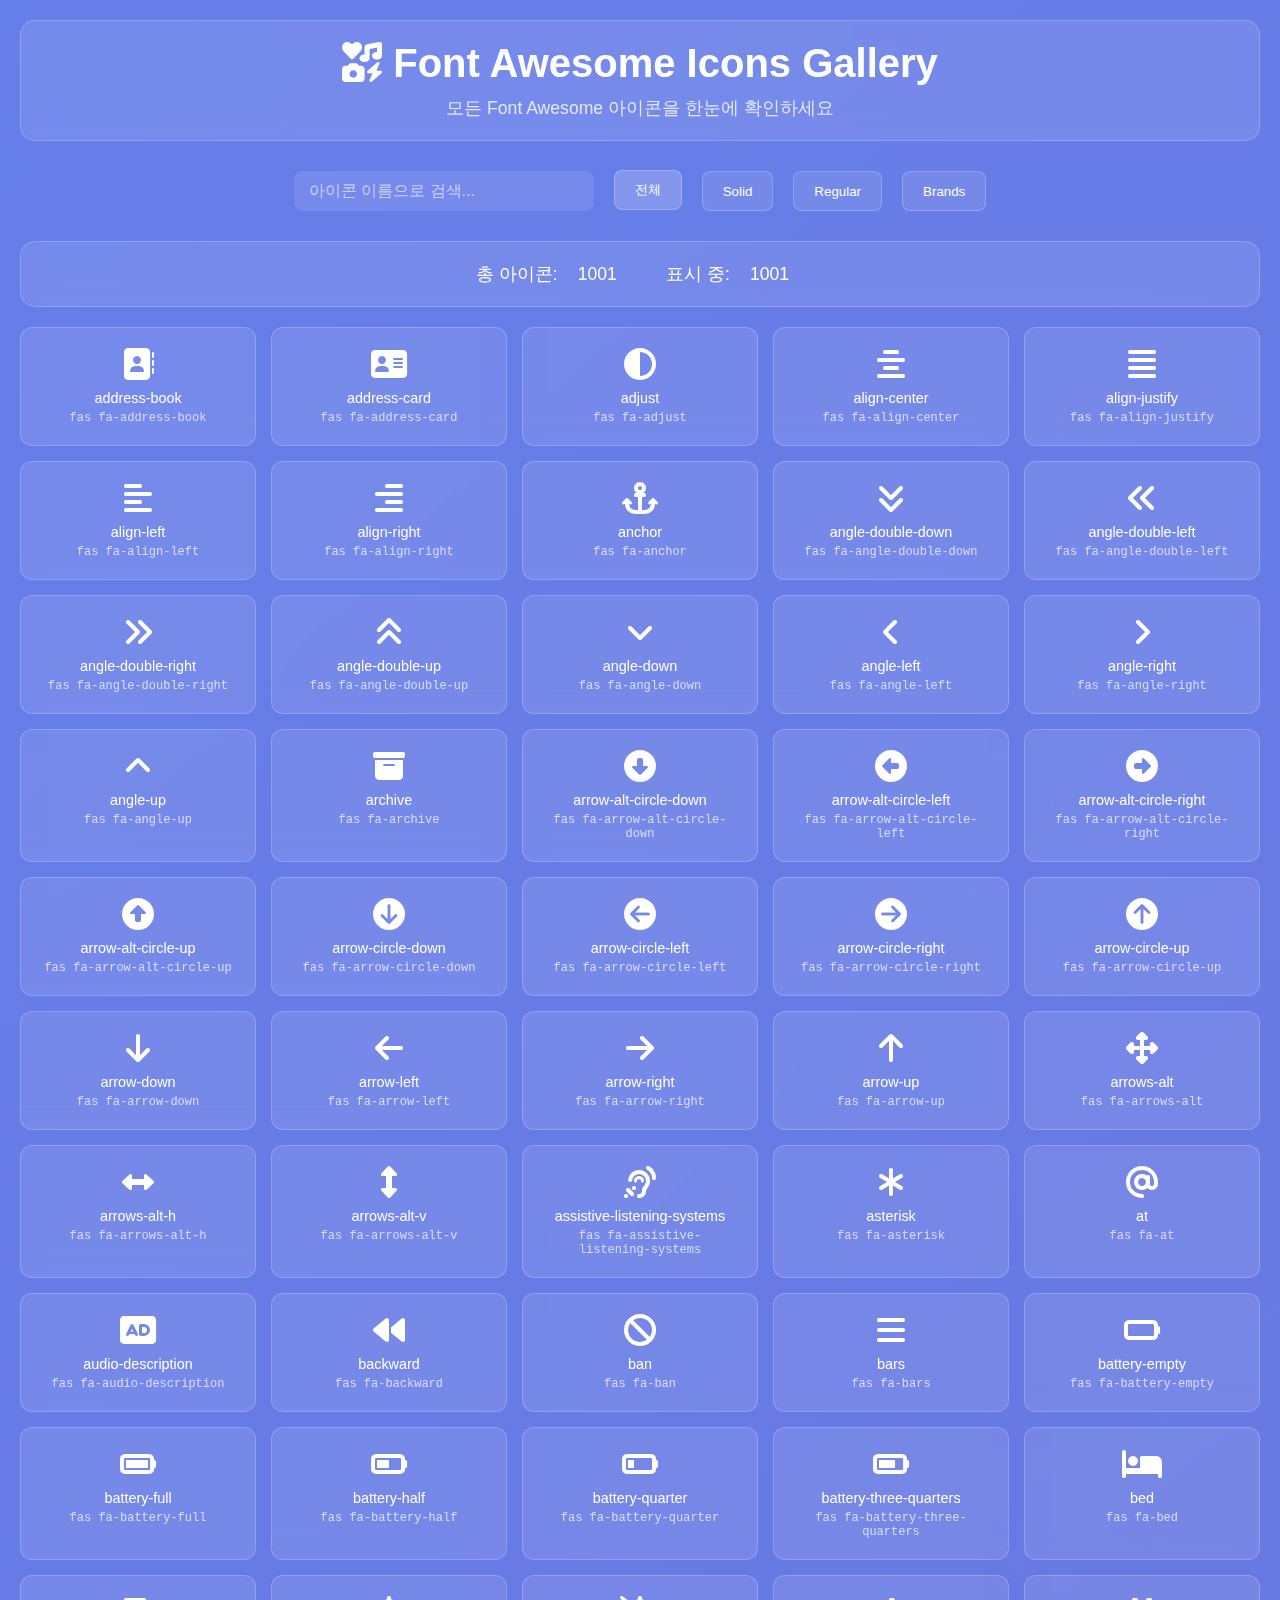
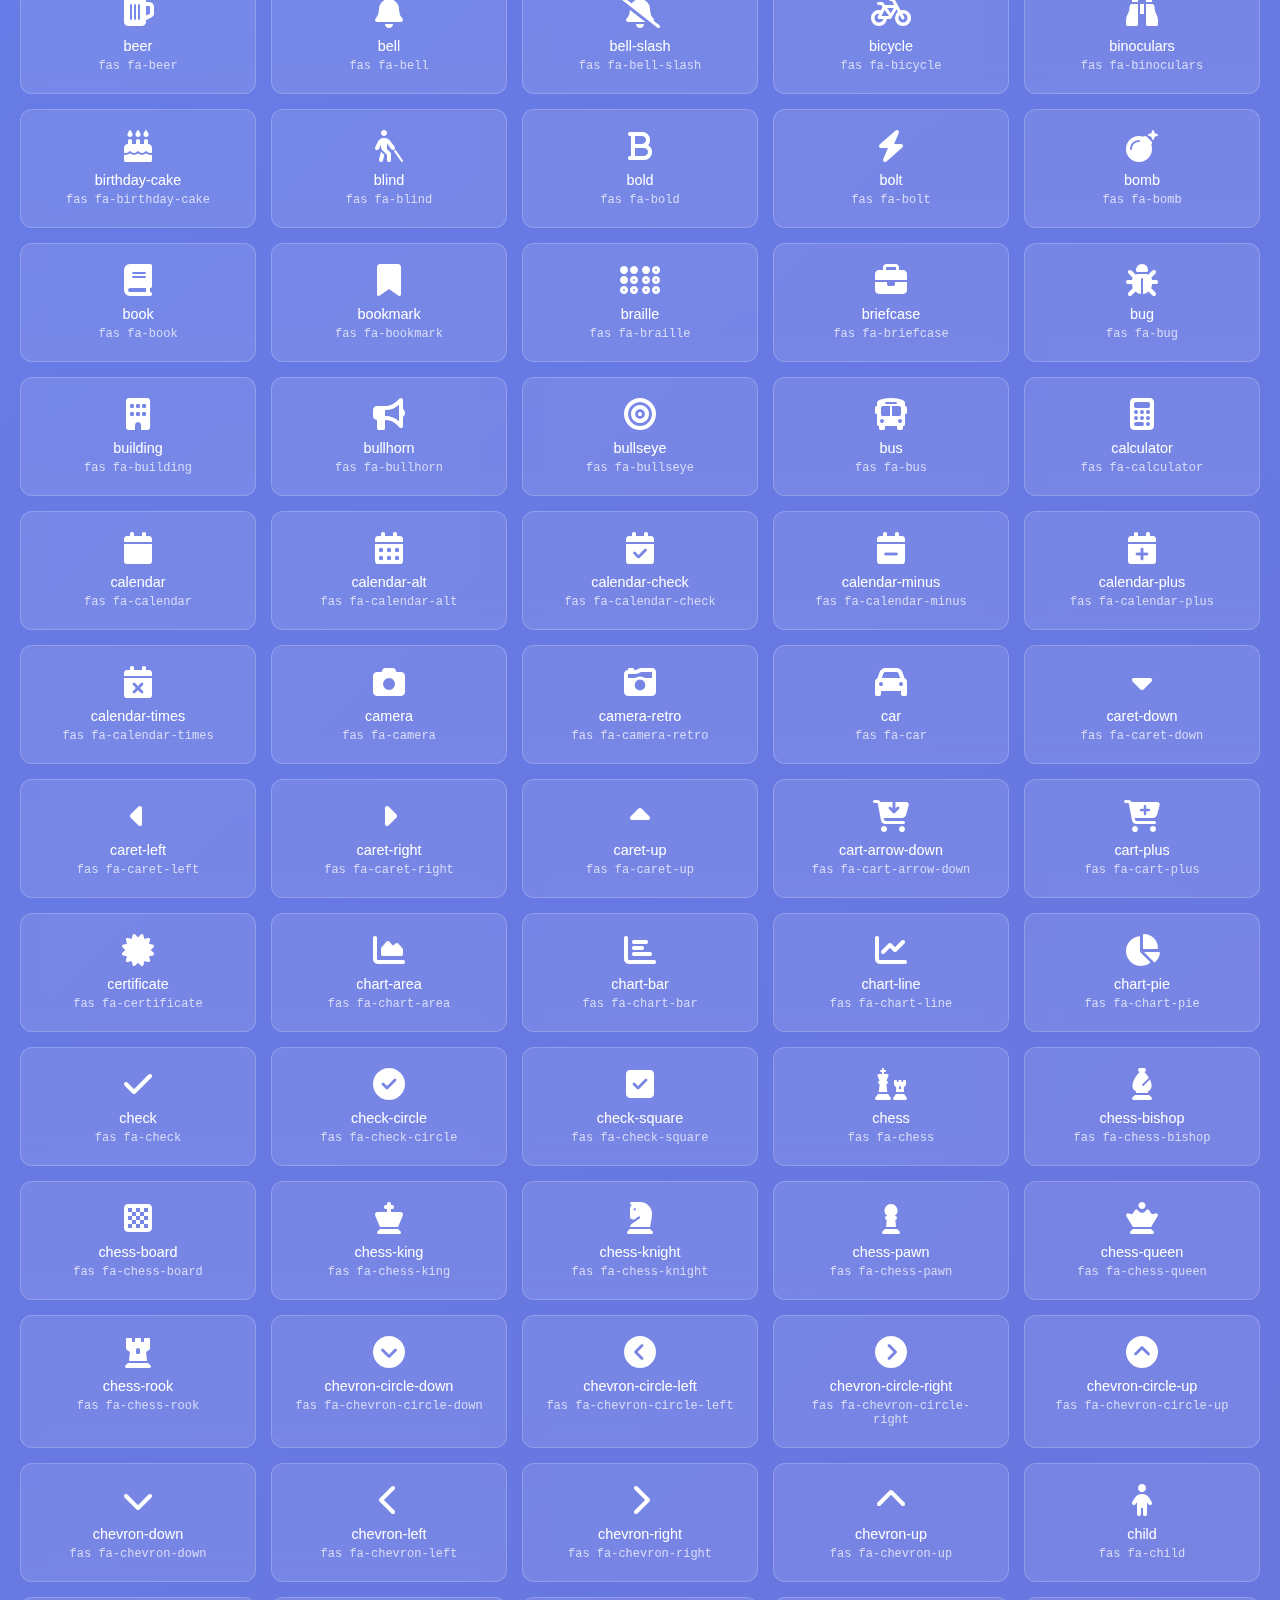
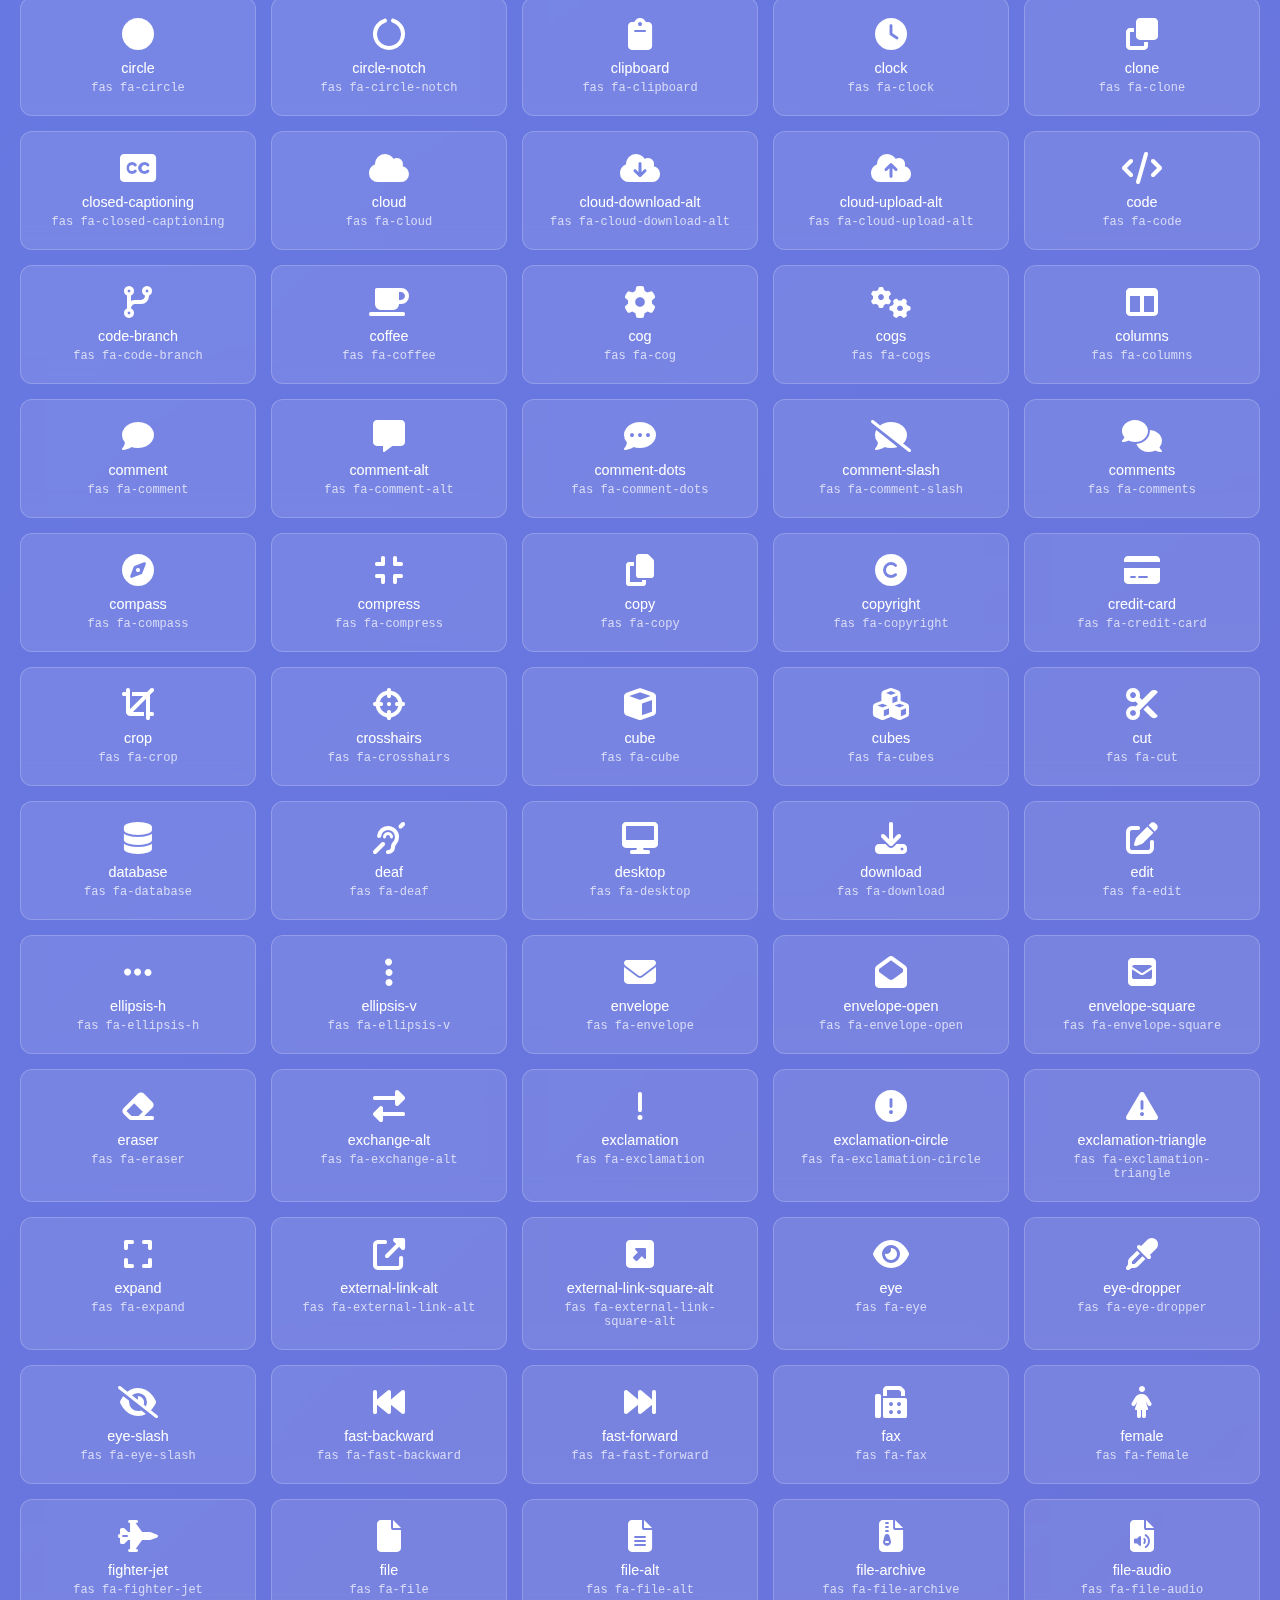
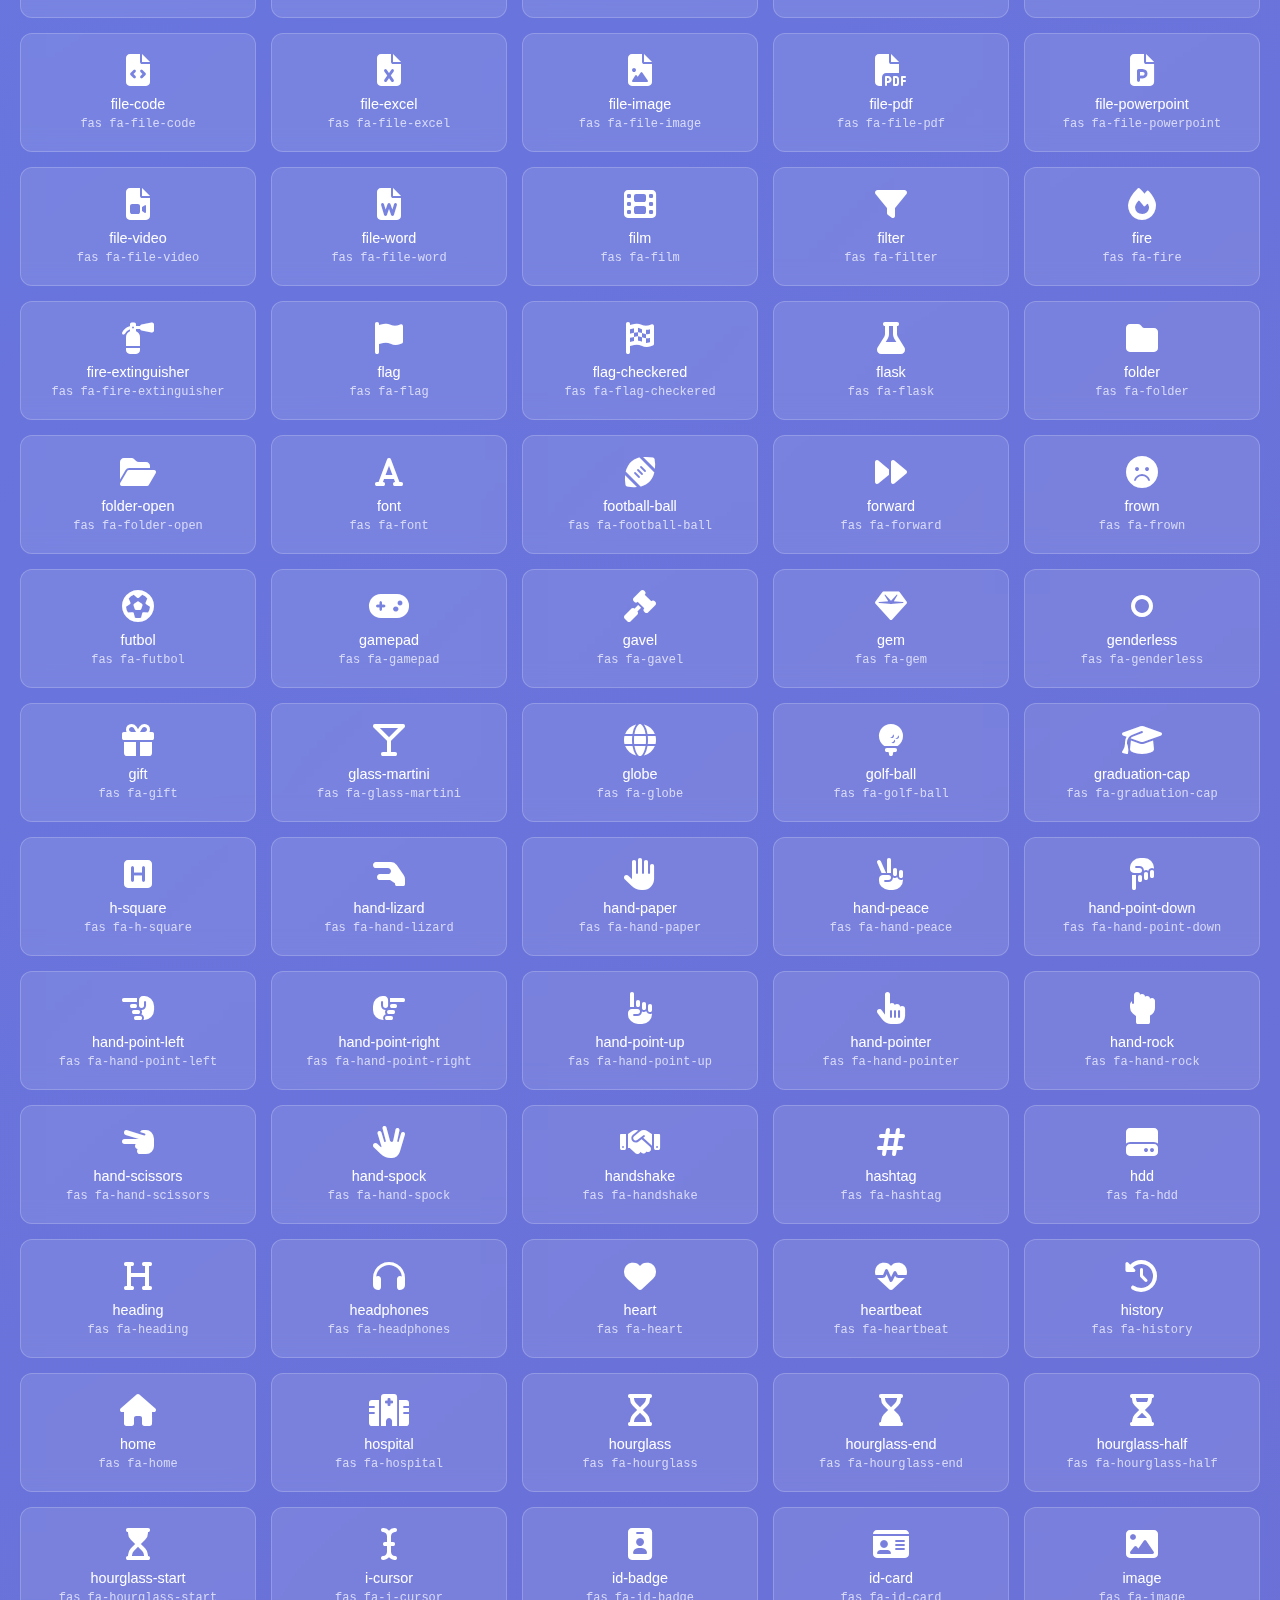
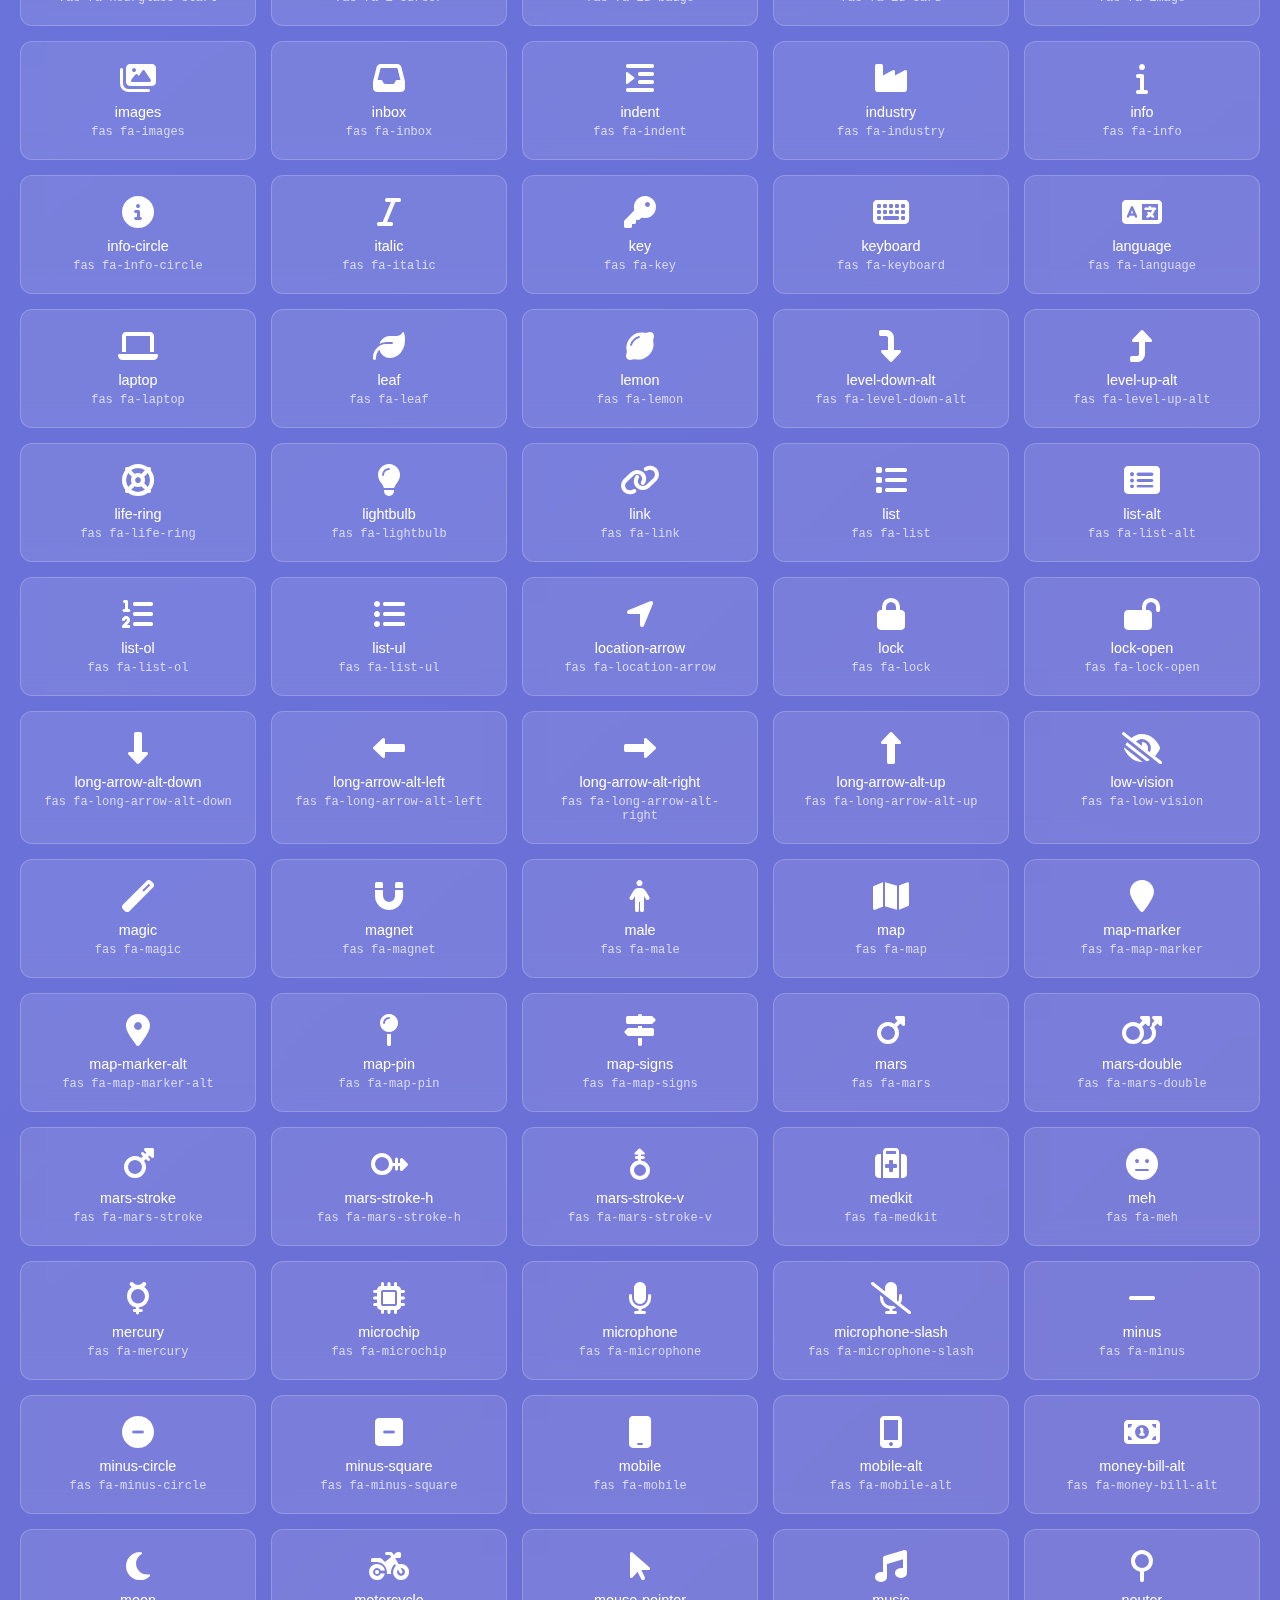
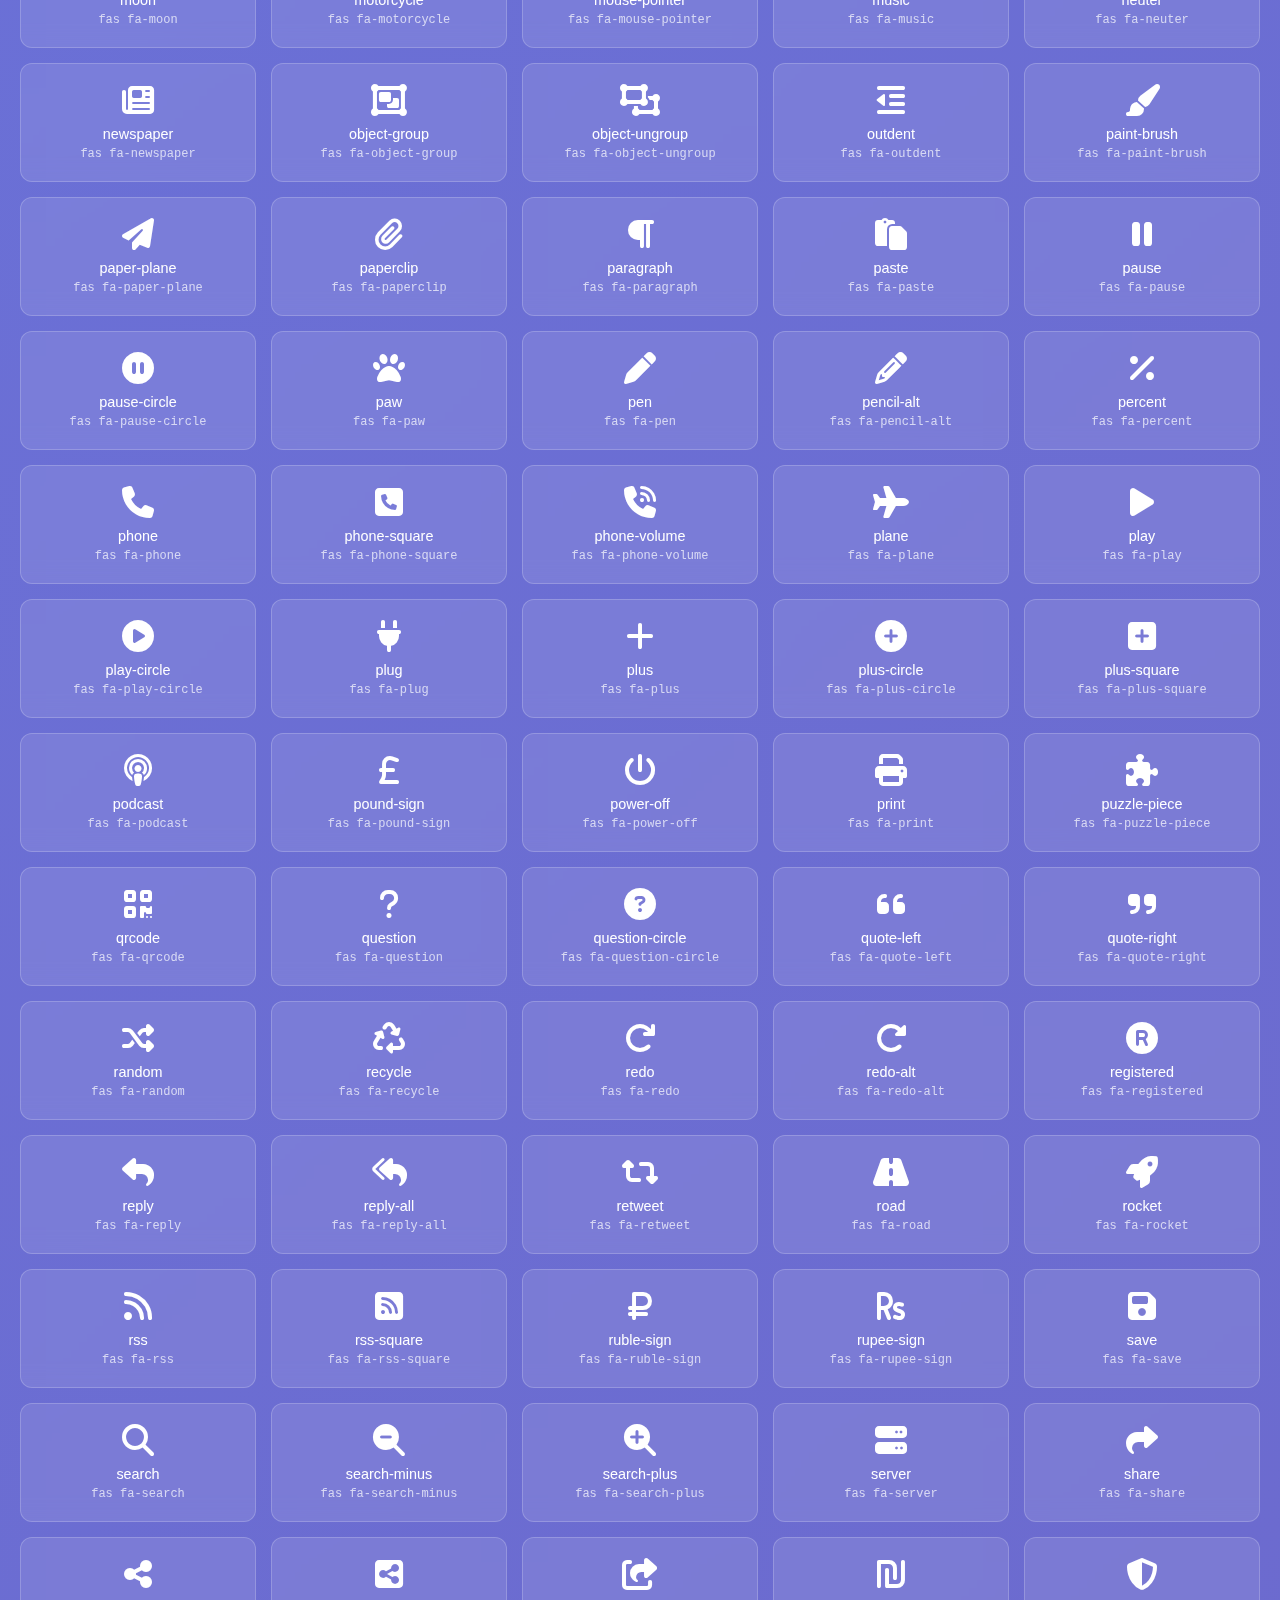
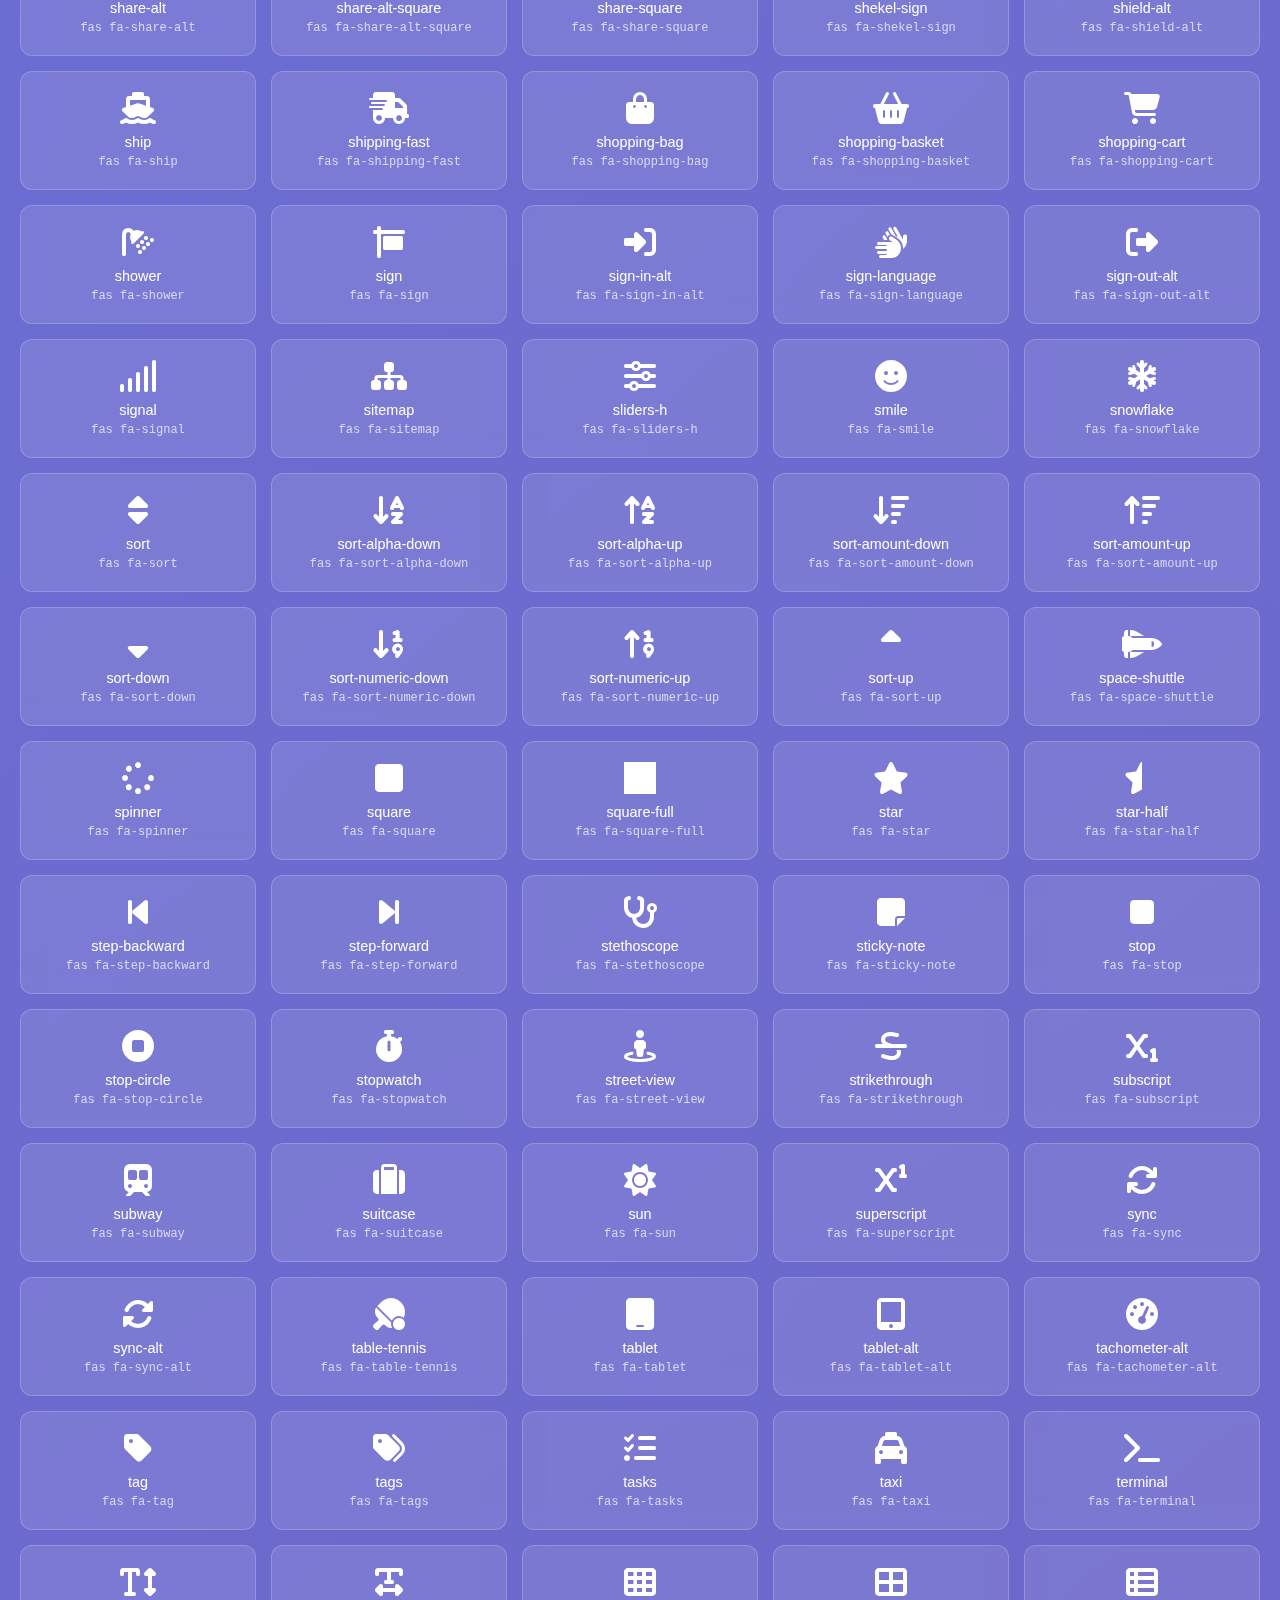
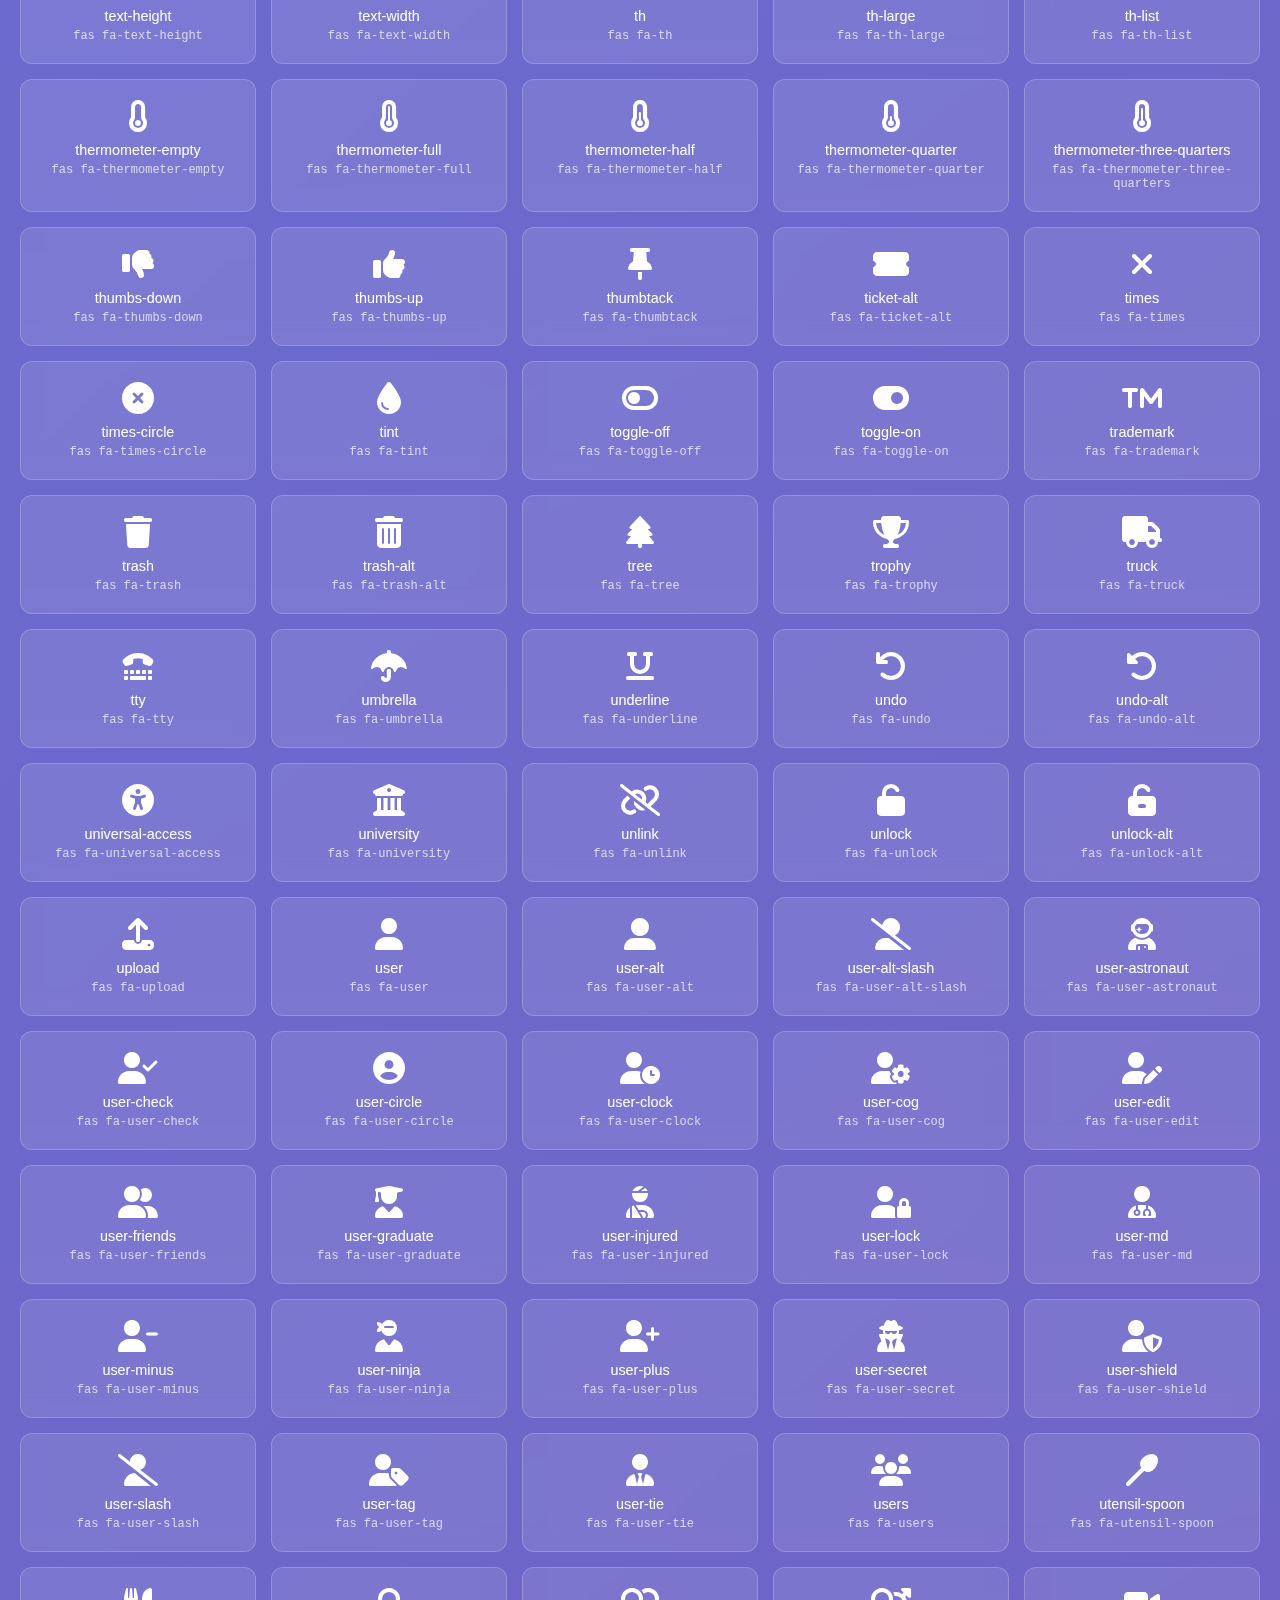
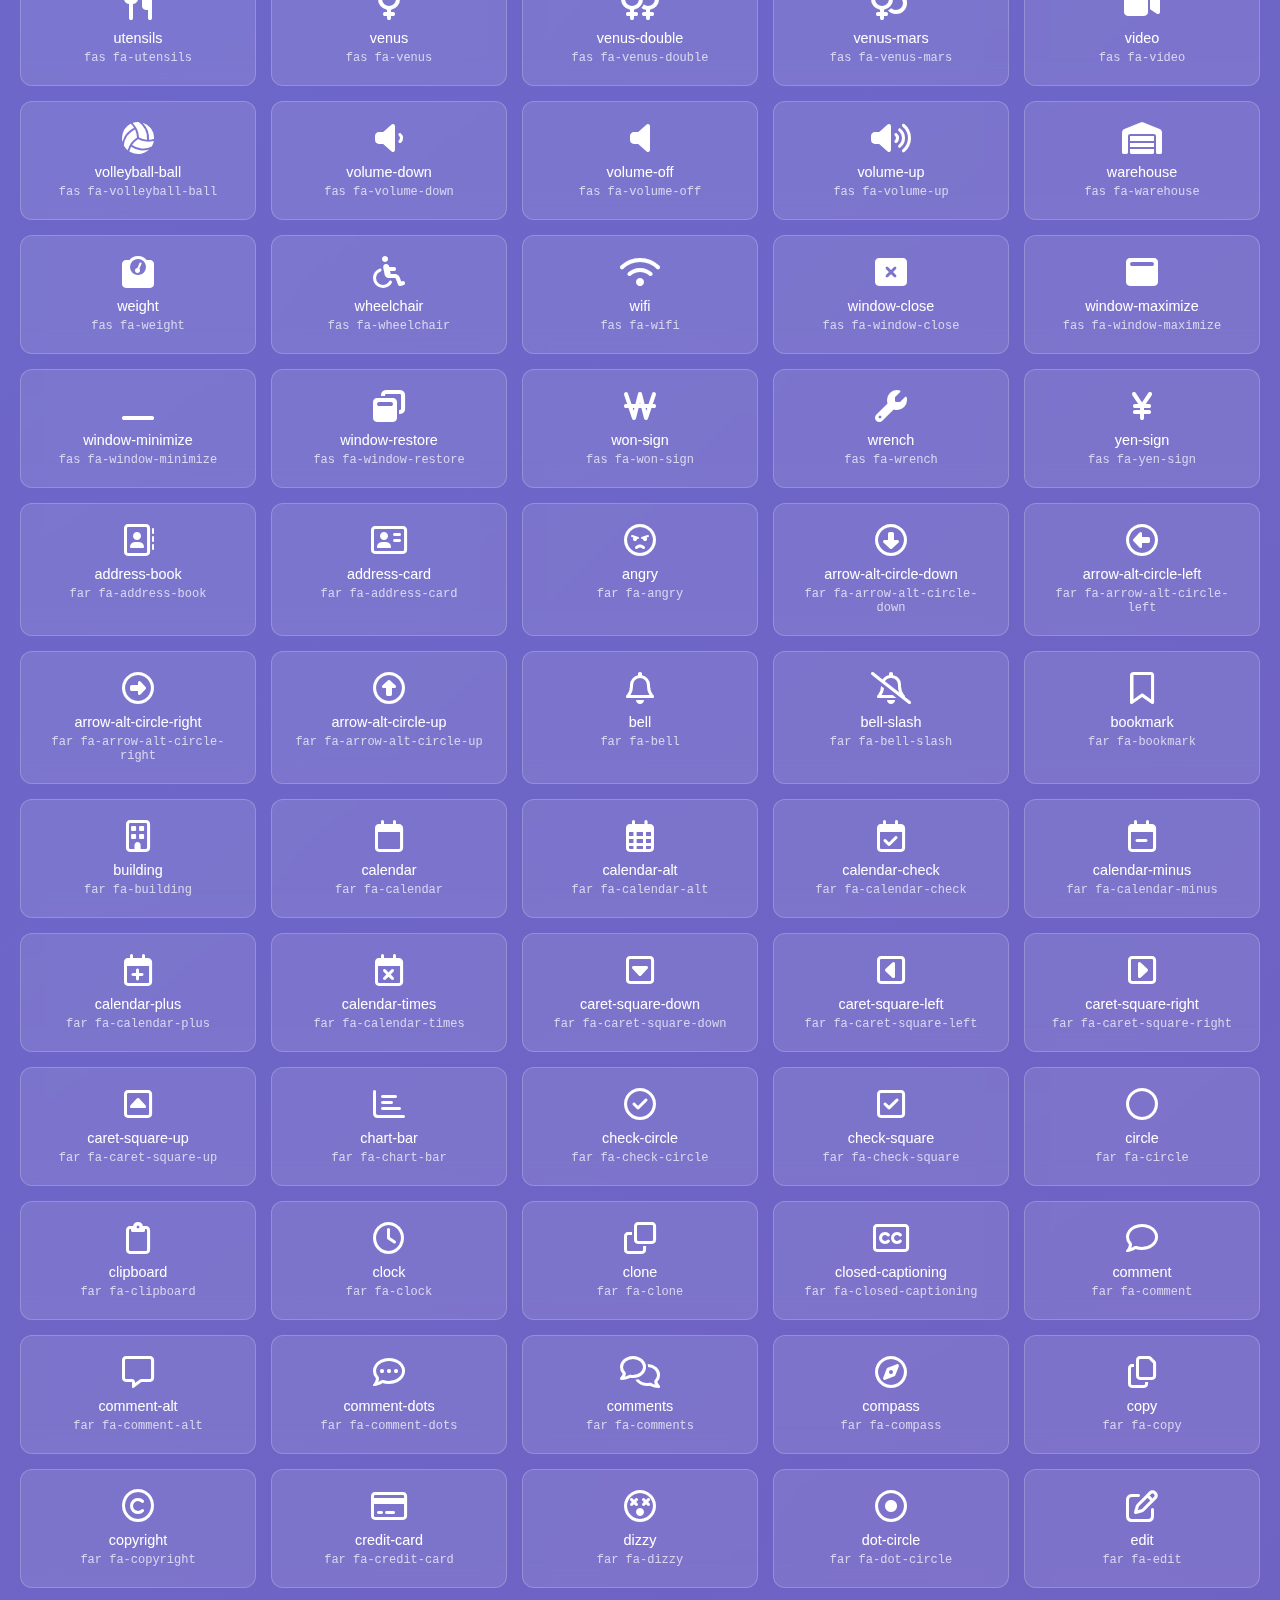
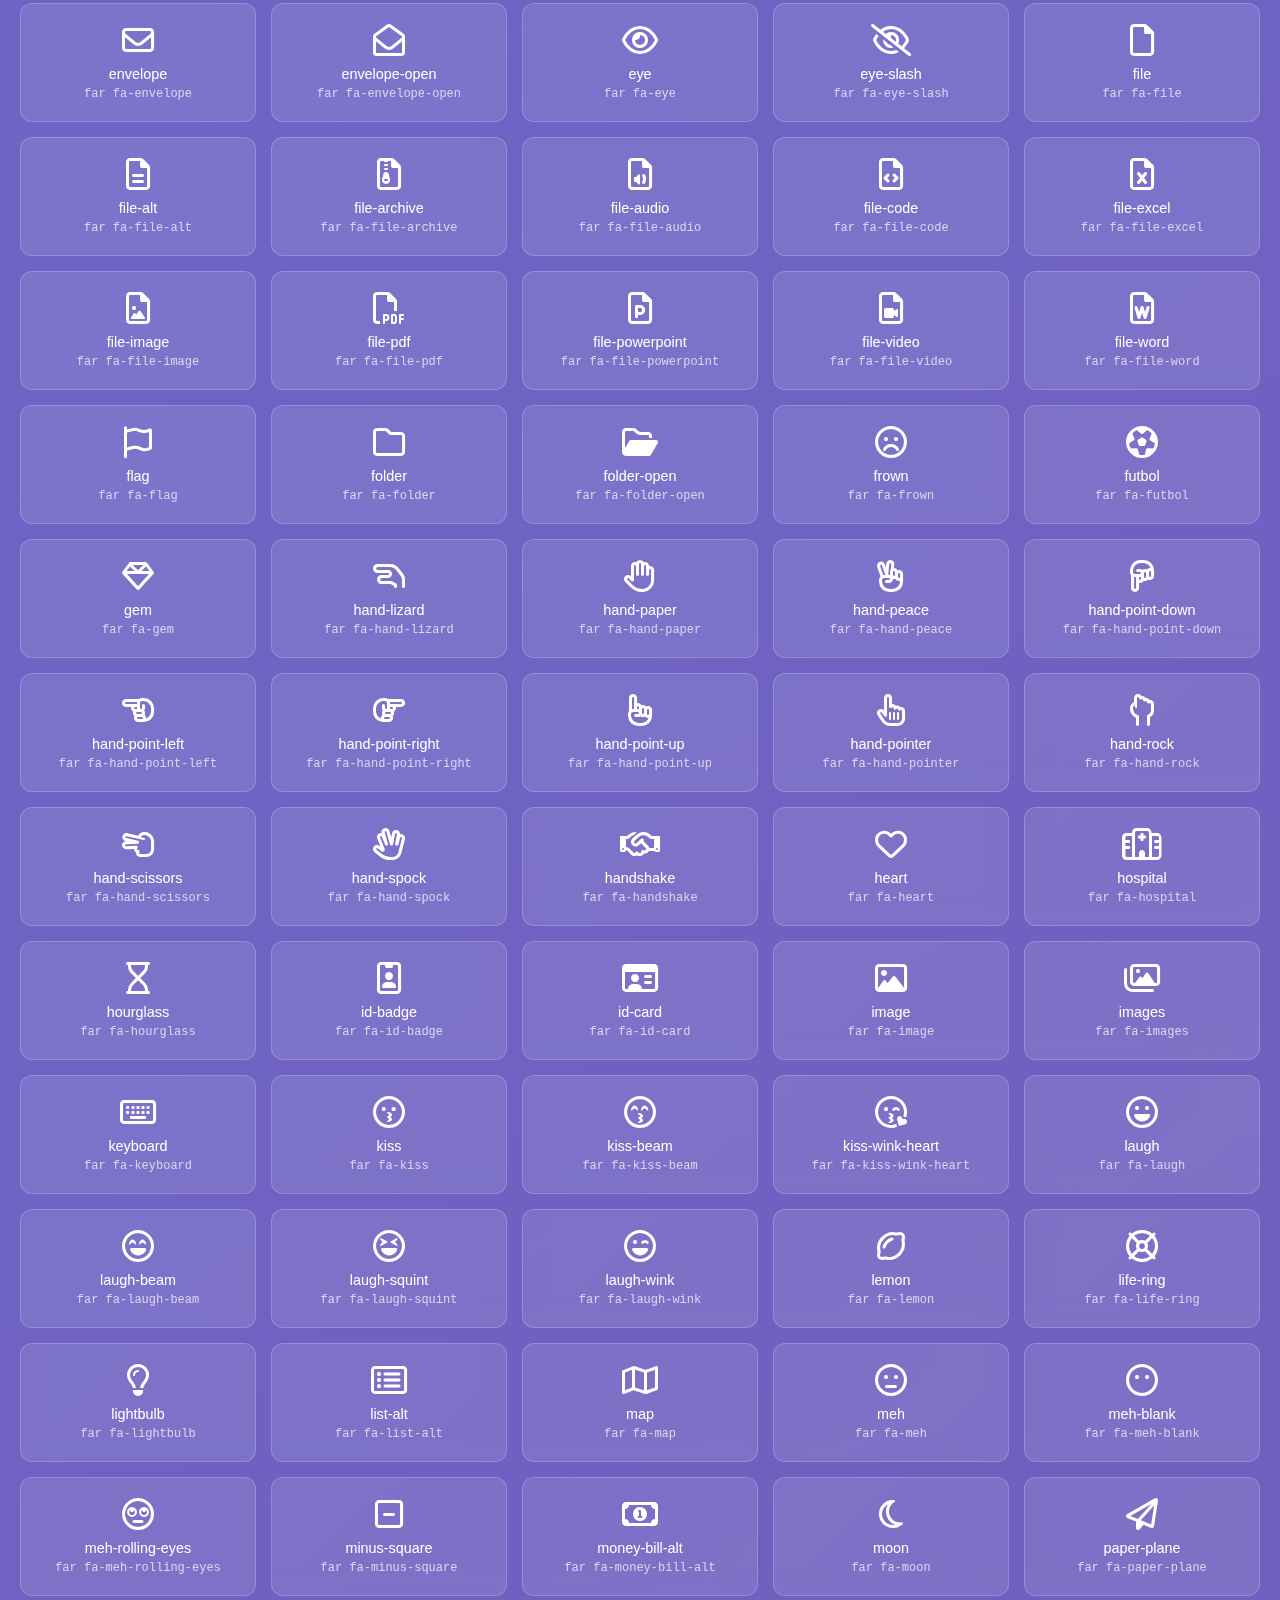
<file: 9.WebEditor/templates/icons.html>
<!DOCTYPE html>
<html lang="ko">
<head>
    <meta charset="UTF-8">
    <meta name="viewport" content="width=device-width, initial-scale=1.0">
    <title>Font Awesome Icons Gallery</title>
    
    <!-- Font Awesome -->
    <link rel="stylesheet" href="https://cdnjs.cloudflare.com/ajax/libs/font-awesome/6.4.0/css/all.min.css">
    
    <style>
        * {
            margin: 0;
            padding: 0;
            box-sizing: border-box;
        }

        body {
            font-family: 'Inter', -apple-system, BlinkMacSystemFont, sans-serif;
            background: linear-gradient(135deg, #667eea 0%, #764ba2 100%);
            min-height: 100vh;
            color: #fff;
            padding: 20px;
        }

        .container {
            max-width: 1400px;
            margin: 0 auto;
        }

        .header {
            text-align: center;
            margin-bottom: 30px;
            padding: 20px;
            background: rgba(255, 255, 255, 0.1);
            backdrop-filter: blur(10px);
            border-radius: 15px;
            border: 1px solid rgba(255, 255, 255, 0.2);
        }

        .header h1 {
            font-size: 2.5rem;
            margin-bottom: 10px;
        }

        .header p {
            font-size: 1.1rem;
            opacity: 0.8;
        }

        .controls {
            display: flex;
            justify-content: center;
            gap: 20px;
            margin-bottom: 30px;
            flex-wrap: wrap;
        }

        .search-box {
            padding: 10px 15px;
            border: none;
            border-radius: 8px;
            background: rgba(255, 255, 255, 0.1);
            color: #fff;
            font-size: 16px;
            min-width: 300px;
        }

        .search-box::placeholder {
            color: rgba(255, 255, 255, 0.6);
        }

        .filter-btn {
            padding: 10px 20px;
            border: 1px solid rgba(255, 255, 255, 0.2);
            border-radius: 8px;
            background: rgba(255, 255, 255, 0.1);
            color: #fff;
            cursor: pointer;
            transition: all 0.2s ease;
        }

        .filter-btn:hover,
        .filter-btn.active {
            background: rgba(255, 255, 255, 0.2);
            transform: translateY(-1px);
        }

        .icons-grid {
            display: grid;
            grid-template-columns: repeat(auto-fill, minmax(200px, 1fr));
            gap: 15px;
            margin-bottom: 30px;
        }

        .icon-card {
            background: rgba(255, 255, 255, 0.1);
            backdrop-filter: blur(10px);
            border-radius: 12px;
            border: 1px solid rgba(255, 255, 255, 0.2);
            padding: 20px;
            text-align: center;
            transition: all 0.3s ease;
            cursor: pointer;
        }

        .icon-card:hover {
            background: rgba(255, 255, 255, 0.15);
            transform: translateY(-2px);
            box-shadow: 0 8px 25px rgba(0, 0, 0, 0.2);
        }

        .icon-card i {
            font-size: 2rem;
            margin-bottom: 10px;
            display: block;
        }

        .icon-name {
            font-size: 0.9rem;
            font-weight: 500;
            word-break: break-word;
        }

        .icon-class {
            font-size: 0.75rem;
            opacity: 0.7;
            margin-top: 5px;
            font-family: 'Monaco', 'Menlo', monospace;
        }

        .stats {
            text-align: center;
            padding: 20px;
            background: rgba(255, 255, 255, 0.1);
            backdrop-filter: blur(10px);
            border-radius: 15px;
            border: 1px solid rgba(255, 255, 255, 0.2);
            margin-bottom: 20px;
        }

        .stats span {
            margin: 0 15px;
            font-size: 1.1rem;
        }

        .hidden {
            display: none;
        }

        @media (max-width: 768px) {
            .icons-grid {
                grid-template-columns: repeat(auto-fill, minmax(150px, 1fr));
                gap: 10px;
            }

            .icon-card {
                padding: 15px;
            }

            .icon-card i {
                font-size: 1.5rem;
            }

            .search-box {
                min-width: 250px;
            }
        }
    </style>
</head>
<body>
    <div class="container">
        <div class="header">
            <h1><i class="fas fa-icons"></i> Font Awesome Icons Gallery</h1>
            <p>모든 Font Awesome 아이콘을 한눈에 확인하세요</p>
        </div>

        <div class="controls">
            <input type="text" class="search-box" placeholder="아이콘 이름으로 검색..." id="searchInput">
            <button class="filter-btn active" data-filter="all">전체</button>
            <button class="filter-btn" data-filter="solid">Solid</button>
            <button class="filter-btn" data-filter="regular">Regular</button>
            <button class="filter-btn" data-filter="brands">Brands</button>
        </div>

        <div class="stats">
            <span>총 아이콘: <span id="totalCount">0</span></span>
            <span>표시 중: <span id="visibleCount">0</span></span>
        </div>

        <div class="icons-grid" id="iconsGrid">
            <!-- 아이콘들이 JavaScript로 동적 생성됩니다 -->
        </div>
    </div>

    <script>
        // Font Awesome 아이콘 데이터
        const iconData = {
            solid: [
                'address-book', 'address-card', 'adjust', 'align-center', 'align-justify', 'align-left', 'align-right',
                'anchor', 'angle-double-down', 'angle-double-left', 'angle-double-right', 'angle-double-up',
                'angle-down', 'angle-left', 'angle-right', 'angle-up', 'archive', 'arrow-alt-circle-down',
                'arrow-alt-circle-left', 'arrow-alt-circle-right', 'arrow-alt-circle-up', 'arrow-circle-down',
                'arrow-circle-left', 'arrow-circle-right', 'arrow-circle-up', 'arrow-down', 'arrow-left',
                'arrow-right', 'arrow-up', 'arrows-alt', 'arrows-alt-h', 'arrows-alt-v', 'assistive-listening-systems',
                'asterisk', 'at', 'audio-description', 'backward', 'ban', 'bars', 'battery-empty', 'battery-full',
                'battery-half', 'battery-quarter', 'battery-three-quarters', 'bed', 'beer', 'bell', 'bell-slash',
                'bicycle', 'binoculars', 'birthday-cake', 'blind', 'bold', 'bolt', 'bomb', 'book', 'bookmark',
                'braille', 'briefcase', 'bug', 'building', 'bullhorn', 'bullseye', 'bus', 'calculator', 'calendar',
                'calendar-alt', 'calendar-check', 'calendar-minus', 'calendar-plus', 'calendar-times', 'camera',
                'camera-retro', 'car', 'caret-down', 'caret-left', 'caret-right', 'caret-up', 'cart-arrow-down',
                'cart-plus', 'certificate', 'chart-area', 'chart-bar', 'chart-line', 'chart-pie', 'check',
                'check-circle', 'check-square', 'chess', 'chess-bishop', 'chess-board', 'chess-king', 'chess-knight',
                'chess-pawn', 'chess-queen', 'chess-rook', 'chevron-circle-down', 'chevron-circle-left',
                'chevron-circle-right', 'chevron-circle-up', 'chevron-down', 'chevron-left', 'chevron-right',
                'chevron-up', 'child', 'circle', 'circle-notch', 'clipboard', 'clock', 'clone', 'closed-captioning',
                'cloud', 'cloud-download-alt', 'cloud-upload-alt', 'code', 'code-branch', 'coffee', 'cog', 'cogs',
                'columns', 'comment', 'comment-alt', 'comment-dots', 'comment-slash', 'comments', 'compass',
                'compress', 'copy', 'copyright', 'credit-card', 'crop', 'crosshairs', 'cube', 'cubes', 'cut',
                'database', 'deaf', 'desktop', 'download', 'edit', 'ellipsis-h', 'ellipsis-v', 'envelope',
                'envelope-open', 'envelope-square', 'eraser', 'exchange-alt', 'exclamation', 'exclamation-circle',
                'exclamation-triangle', 'expand', 'external-link-alt', 'external-link-square-alt', 'eye',
                'eye-dropper', 'eye-slash', 'fast-backward', 'fast-forward', 'fax', 'female', 'fighter-jet',
                'file', 'file-alt', 'file-archive', 'file-audio', 'file-code', 'file-excel', 'file-image',
                'file-pdf', 'file-powerpoint', 'file-video', 'file-word', 'film', 'filter', 'fire', 'fire-extinguisher',
                'flag', 'flag-checkered', 'flask', 'folder', 'folder-open', 'font', 'football-ball', 'forward',
                'frown', 'futbol', 'gamepad', 'gavel', 'gem', 'genderless', 'gift', 'glass-martini', 'globe',
                'golf-ball', 'graduation-cap', 'h-square', 'hand-lizard', 'hand-paper', 'hand-peace', 'hand-point-down',
                'hand-point-left', 'hand-point-right', 'hand-point-up', 'hand-pointer', 'hand-rock', 'hand-scissors',
                'hand-spock', 'handshake', 'hashtag', 'hdd', 'heading', 'headphones', 'heart', 'heartbeat',
                'history', 'home', 'hospital', 'hourglass', 'hourglass-end', 'hourglass-half', 'hourglass-start',
                'i-cursor', 'id-badge', 'id-card', 'image', 'images', 'inbox', 'indent', 'industry', 'info',
                'info-circle', 'italic', 'key', 'keyboard', 'language', 'laptop', 'leaf', 'lemon', 'level-down-alt',
                'level-up-alt', 'life-ring', 'lightbulb', 'link', 'list', 'list-alt', 'list-ol', 'list-ul',
                'location-arrow', 'lock', 'lock-open', 'long-arrow-alt-down', 'long-arrow-alt-left',
                'long-arrow-alt-right', 'long-arrow-alt-up', 'low-vision', 'magic', 'magnet', 'male',
                'map', 'map-marker', 'map-marker-alt', 'map-pin', 'map-signs', 'mars', 'mars-double',
                'mars-stroke', 'mars-stroke-h', 'mars-stroke-v', 'medkit', 'meh', 'mercury', 'microchip',
                'microphone', 'microphone-slash', 'minus', 'minus-circle', 'minus-square', 'mobile', 'mobile-alt',
                'money-bill-alt', 'moon', 'motorcycle', 'mouse-pointer', 'music', 'neuter', 'newspaper',
                'object-group', 'object-ungroup', 'outdent', 'paint-brush', 'paper-plane', 'paperclip',
                'paragraph', 'paste', 'pause', 'pause-circle', 'paw', 'pen', 'pencil-alt', 'percent',
                'phone', 'phone-square', 'phone-volume', 'plane', 'play', 'play-circle', 'plug', 'plus',
                'plus-circle', 'plus-square', 'podcast', 'pound-sign', 'power-off', 'print', 'puzzle-piece',
                'qrcode', 'question', 'question-circle', 'quote-left', 'quote-right', 'random', 'recycle',
                'redo', 'redo-alt', 'registered', 'reply', 'reply-all', 'retweet', 'road', 'rocket', 'rss',
                'rss-square', 'ruble-sign', 'rupee-sign', 'save', 'search', 'search-minus', 'search-plus',
                'server', 'share', 'share-alt', 'share-alt-square', 'share-square', 'shekel-sign', 'shield-alt',
                'ship', 'shipping-fast', 'shopping-bag', 'shopping-basket', 'shopping-cart', 'shower',
                'sign', 'sign-in-alt', 'sign-language', 'sign-out-alt', 'signal', 'sitemap', 'sliders-h',
                'smile', 'snowflake', 'sort', 'sort-alpha-down', 'sort-alpha-up', 'sort-amount-down',
                'sort-amount-up', 'sort-down', 'sort-numeric-down', 'sort-numeric-up', 'sort-up', 'space-shuttle',
                'spinner', 'square', 'square-full', 'star', 'star-half', 'step-backward', 'step-forward',
                'stethoscope', 'sticky-note', 'stop', 'stop-circle', 'stopwatch', 'street-view', 'strikethrough',
                'subscript', 'subway', 'suitcase', 'sun', 'superscript', 'sync', 'sync-alt', 'table-tennis',
                'tablet', 'tablet-alt', 'tachometer-alt', 'tag', 'tags', 'tasks', 'taxi', 'terminal',
                'text-height', 'text-width', 'th', 'th-large', 'th-list', 'thermometer-empty', 'thermometer-full',
                'thermometer-half', 'thermometer-quarter', 'thermometer-three-quarters', 'thumbs-down',
                'thumbs-up', 'thumbtack', 'ticket-alt', 'times', 'times-circle', 'tint', 'toggle-off',
                'toggle-on', 'trademark', 'trash', 'trash-alt', 'tree', 'trophy', 'truck', 'tty', 'umbrella',
                'underline', 'undo', 'undo-alt', 'universal-access', 'university', 'unlink', 'unlock',
                'unlock-alt', 'upload', 'user', 'user-alt', 'user-alt-slash', 'user-astronaut', 'user-check',
                'user-circle', 'user-clock', 'user-cog', 'user-edit', 'user-friends', 'user-graduate',
                'user-injured', 'user-lock', 'user-md', 'user-minus', 'user-ninja', 'user-plus', 'user-secret',
                'user-shield', 'user-slash', 'user-tag', 'user-tie', 'users', 'utensil-spoon', 'utensils',
                'venus', 'venus-double', 'venus-mars', 'video', 'volleyball-ball', 'volume-down', 'volume-off',
                'volume-up', 'warehouse', 'weight', 'wheelchair', 'wifi', 'window-close', 'window-maximize',
                'window-minimize', 'window-restore', 'won-sign', 'wrench', 'yen-sign'
            ],
            regular: [
                'address-book', 'address-card', 'angry', 'arrow-alt-circle-down', 'arrow-alt-circle-left',
                'arrow-alt-circle-right', 'arrow-alt-circle-up', 'bell', 'bell-slash', 'bookmark', 'building',
                'calendar', 'calendar-alt', 'calendar-check', 'calendar-minus', 'calendar-plus', 'calendar-times',
                'caret-square-down', 'caret-square-left', 'caret-square-right', 'caret-square-up', 'chart-bar',
                'check-circle', 'check-square', 'circle', 'clipboard', 'clock', 'clone', 'closed-captioning',
                'comment', 'comment-alt', 'comment-dots', 'comments', 'compass', 'copy', 'copyright',
                'credit-card', 'dizzy', 'dot-circle', 'edit', 'envelope', 'envelope-open', 'eye', 'eye-slash',
                'file', 'file-alt', 'file-archive', 'file-audio', 'file-code', 'file-excel', 'file-image',
                'file-pdf', 'file-powerpoint', 'file-video', 'file-word', 'flag', 'folder', 'folder-open',
                'frown', 'futbol', 'gem', 'hand-lizard', 'hand-paper', 'hand-peace', 'hand-point-down',
                'hand-point-left', 'hand-point-right', 'hand-point-up', 'hand-pointer', 'hand-rock',
                'hand-scissors', 'hand-spock', 'handshake', 'heart', 'hospital', 'hourglass', 'id-badge',
                'id-card', 'image', 'images', 'keyboard', 'kiss', 'kiss-beam', 'kiss-wink-heart', 'laugh',
                'laugh-beam', 'laugh-squint', 'laugh-wink', 'lemon', 'life-ring', 'lightbulb', 'list-alt',
                'map', 'meh', 'meh-blank', 'meh-rolling-eyes', 'minus-square', 'money-bill-alt', 'moon',
                'paper-plane', 'pause-circle', 'play-circle', 'plus-square', 'question-circle', 'registered',
                'sad-cry', 'sad-tear', 'save', 'share-square', 'smile', 'smile-beam', 'smile-wink',
                'snowflake', 'square', 'star', 'star-half', 'sticky-note', 'stop-circle', 'sun', 'surprise',
                'thumbs-down', 'thumbs-up', 'times-circle', 'tired', 'trash-alt', 'user', 'user-circle',
                'window-close', 'window-maximize', 'window-minimize', 'window-restore'
            ],
            brands: [
                '500px', 'accessible-icon', 'accusoft', 'adn', 'adversal', 'affiliatetheme', 'algolia',
                'amazon', 'amazon-pay', 'amilia', 'android', 'angellist', 'angrycreative', 'angular',
                'app-store', 'app-store-ios', 'apper', 'apple', 'apple-pay', 'asymmetrik', 'audible',
                'autoprefixer', 'avianex', 'aviato', 'aws', 'bandcamp', 'behance', 'behance-square',
                'bimobject', 'bitbucket', 'bitcoin', 'bity', 'black-tie', 'blackberry', 'blogger',
                'blogger-b', 'bluetooth', 'bluetooth-b', 'btc', 'buromobelexperte', 'buysellads',
                'cc-amazon-pay', 'cc-amex', 'cc-apple-pay', 'cc-diners-club', 'cc-discover', 'cc-jcb',
                'cc-mastercard', 'cc-paypal', 'cc-stripe', 'cc-visa', 'centercode', 'chrome', 'cloudscale',
                'cloudsmith', 'cloudversify', 'codepen', 'codiepie', 'connectdevelop', 'contao', 'cpanel',
                'creative-commons', 'creative-commons-by', 'creative-commons-nc', 'creative-commons-nc-eu',
                'creative-commons-nc-jp', 'creative-commons-nd', 'creative-commons-pd', 'creative-commons-pd-alt',
                'creative-commons-remix', 'creative-commons-sa', 'creative-commons-sampling',
                'creative-commons-sampling-plus', 'creative-commons-share', 'creative-commons-zero',
                'critical-role', 'css3', 'css3-alt', 'cuttlefish', 'd-and-d', 'dashcube', 'delicious',
                'deploydog', 'deskpro', 'dev', 'deviantart', 'digg', 'digital-ocean', 'discord', 'discourse',
                'dochub', 'docker', 'draft2digital', 'dribbble', 'dribbble-square', 'dropbox', 'drupal',
                'dyalog', 'earlybirds', 'ebay', 'edge', 'elementor', 'ello', 'ember', 'empire', 'envira',
                'erlang', 'ethereum', 'etsy', 'expeditedssl', 'facebook', 'facebook-f', 'facebook-messenger',
                'facebook-square', 'firefox', 'first-order', 'first-order-alt', 'firstdraft', 'flickr',
                'flipboard', 'fly', 'font-awesome', 'font-awesome-alt', 'font-awesome-flag', 'font-awesome-logo-full',
                'fonticons', 'fonticons-fi', 'fort-awesome', 'fort-awesome-alt', 'forumbee', 'foursquare',
                'free-code-camp', 'freebsd', 'fulcrum', 'galactic-republic', 'galactic-senate', 'get-pocket',
                'gg', 'gg-circle', 'git', 'git-square', 'github', 'github-alt', 'github-square', 'gitkraken',
                'gitlab', 'gitter', 'glide', 'glide-g', 'gofore', 'goodreads', 'goodreads-g', 'google',
                'google-drive', 'google-play', 'google-plus', 'google-plus-g', 'google-plus-square',
                'google-wallet', 'gratipay', 'grav', 'gripfire', 'grunt', 'gulp', 'hacker-news',
                'hacker-news-square', 'hackerrank', 'hips', 'hire-a-helper', 'hooli', 'hotjar', 'houzz',
                'html5', 'hubspot', 'imdb', 'instagram', 'internet-explorer', 'ioxhost', 'itunes',
                'itunes-note', 'java', 'jedi-order', 'jenkins', 'joget', 'joomla', 'js', 'js-square',
                'jsfiddle', 'kaggle', 'keybase', 'keycdn', 'kickstarter', 'kickstarter-k', 'korvue',
                'laravel', 'lastfm', 'lastfm-square', 'leanpub', 'less', 'line', 'linkedin', 'linkedin-in',
                'linode', 'linux', 'lyft', 'magento', 'mailchimp', 'mandalorian', 'markdown', 'mastodon',
                'maxcdn', 'medapps', 'medium', 'medium-m', 'medrt', 'meetup', 'megaport', 'microsoft',
                'mix', 'mixcloud', 'mizuni', 'modx', 'monero', 'napster', 'neos', 'nimbox', 'nintendo-switch',
                'node', 'node-js', 'npm', 'ns8', 'nutritionix', 'odnoklassniki', 'odnoklassniki-square',
                'old-republic', 'opencart', 'openid', 'opera', 'optin-monster', 'osi', 'page4', 'pagelines',
                'palfed', 'patreon', 'paypal', 'penny-arcade', 'periscope', 'phabricator', 'phoenix-framework',
                'phoenix-squadron', 'php', 'pied-piper', 'pied-piper-alt', 'pied-piper-hat', 'pied-piper-pp',
                'pinterest', 'pinterest-p', 'pinterest-square', 'playstation', 'product-hunt', 'pushed',
                'python', 'qq', 'quinscape', 'quora', 'r-project', 'ravelry', 'react', 'readme', 'rebel',
                'red-river', 'reddit', 'reddit-alien', 'reddit-square', 'redhat', 'renren', 'replyd',
                'researchgate', 'resolving', 'rev', 'rocketchat', 'rockrms', 'safari', 'salesforce',
                'sass', 'schlix', 'scribd', 'searchengin', 'sellcast', 'sellsy', 'servicestack', 'shirtsinbulk',
                'shopware', 'simplybuilt', 'sistrix', 'sith', 'skyatlas', 'skype', 'slack', 'slack-hash',
                'slideshare', 'snapchat', 'snapchat-ghost', 'snapchat-square', 'soundcloud', 'sourcetree',
                'speakap', 'spotify', 'squarespace', 'stack-exchange', 'stack-overflow', 'staylinked',
                'steam', 'steam-square', 'steam-symbol', 'sticker-mule', 'strava', 'stripe', 'stripe-s',
                'studiovinari', 'stumbleupon', 'stumbleupon-circle', 'superpowers', 'supple', 'teamspeak',
                'telegram', 'telegram-plane', 'tencent-weibo', 'the-red-yeti', 'themeco', 'themeisle',
                'think-peaks', 'trade-federation', 'trello', 'tripadvisor', 'tumblr', 'tumblr-square',
                'twitch', 'twitter', 'twitter-square', 'typo3', 'uber', 'ubuntu', 'uikit', 'uniregistry',
                'untappd', 'usb', 'ussunnah', 'vaadin', 'viacoin', 'viadeo', 'viadeo-square', 'viber',
                'vimeo', 'vimeo-square', 'vimeo-v', 'vine', 'vk', 'vnv', 'vuejs', 'waze', 'weebly',
                'weibo', 'weixin', 'whatsapp', 'whatsapp-square', 'whmcs', 'wikipedia-w', 'windows',
                'wix', 'wizards-of-the-coast', 'wolf-pack-battalion', 'wordpress', 'wordpress-simple',
                'wpbeginner', 'wpexplorer', 'wpforms', 'wpressr', 'xbox', 'xing', 'xing-square', 'y-combinator',
                'yahoo', 'yandex', 'yandex-international', 'yarn', 'yelp', 'yoast', 'youtube', 'youtube-square'
            ]
        };

        // 아이콘 생성 함수
        function createIconCard(prefix, iconName) {
            const card = document.createElement('div');
            card.className = 'icon-card';
            card.setAttribute('data-category', prefix);
            card.setAttribute('data-name', iconName);
            
            card.innerHTML = `
                <i class="${prefix} fa-${iconName}"></i>
                <div class="icon-name">${iconName}</div>
                <div class="icon-class">${prefix} fa-${iconName}</div>
            `;
            
            // 클릭 시 클래스명 복사
            card.addEventListener('click', () => {
                const classText = `${prefix} fa-${iconName}`;
                navigator.clipboard.writeText(classText).then(() => {
                    card.style.background = 'rgba(74, 222, 128, 0.2)';
                    setTimeout(() => {
                        card.style.background = '';
                    }, 1000);
                });
            });
            
            return card;
        }

        // 아이콘 그리드 생성
        function generateIcons() {
            const grid = document.getElementById('iconsGrid');
            grid.innerHTML = '';
            
            let totalCount = 0;
            
            Object.keys(iconData).forEach(category => {
                iconData[category].forEach(iconName => {
                    const prefix = category === 'solid' ? 'fas' : 
                                 category === 'regular' ? 'far' : 'fab';
                    const card = createIconCard(prefix, iconName);
                    grid.appendChild(card);
                    totalCount++;
                });
            });
            
            document.getElementById('totalCount').textContent = totalCount;
            document.getElementById('visibleCount').textContent = totalCount;
        }

        // 검색 기능
        function filterIcons() {
            const searchTerm = document.getElementById('searchInput').value.toLowerCase();
            const activeFilter = document.querySelector('.filter-btn.active').getAttribute('data-filter');
            const cards = document.querySelectorAll('.icon-card');
            
            let visibleCount = 0;
            
            cards.forEach(card => {
                const name = card.getAttribute('data-name').toLowerCase();
                const category = card.getAttribute('data-category');
                const matchesSearch = name.includes(searchTerm);
                const matchesFilter = activeFilter === 'all' || 
                    (activeFilter === 'solid' && category === 'fas') ||
                    (activeFilter === 'regular' && category === 'far') ||
                    (activeFilter === 'brands' && category === 'fab');
                
                if (matchesSearch && matchesFilter) {
                    card.classList.remove('hidden');
                    visibleCount++;
                } else {
                    card.classList.add('hidden');
                }
            });
            
            document.getElementById('visibleCount').textContent = visibleCount;
        }

        // 이벤트 리스너 설정
        document.addEventListener('DOMContentLoaded', () => {
            generateIcons();
            
            // 검색 이벤트
            document.getElementById('searchInput').addEventListener('input', filterIcons);
            
            // 필터 버튼 이벤트
            document.querySelectorAll('.filter-btn').forEach(btn => {
                btn.addEventListener('click', () => {
                    document.querySelectorAll('.filter-btn').forEach(b => b.classList.remove('active'));
                    btn.classList.add('active');
                    filterIcons();
                });
            });
        });
    </script>
</body>
</html>
</file>
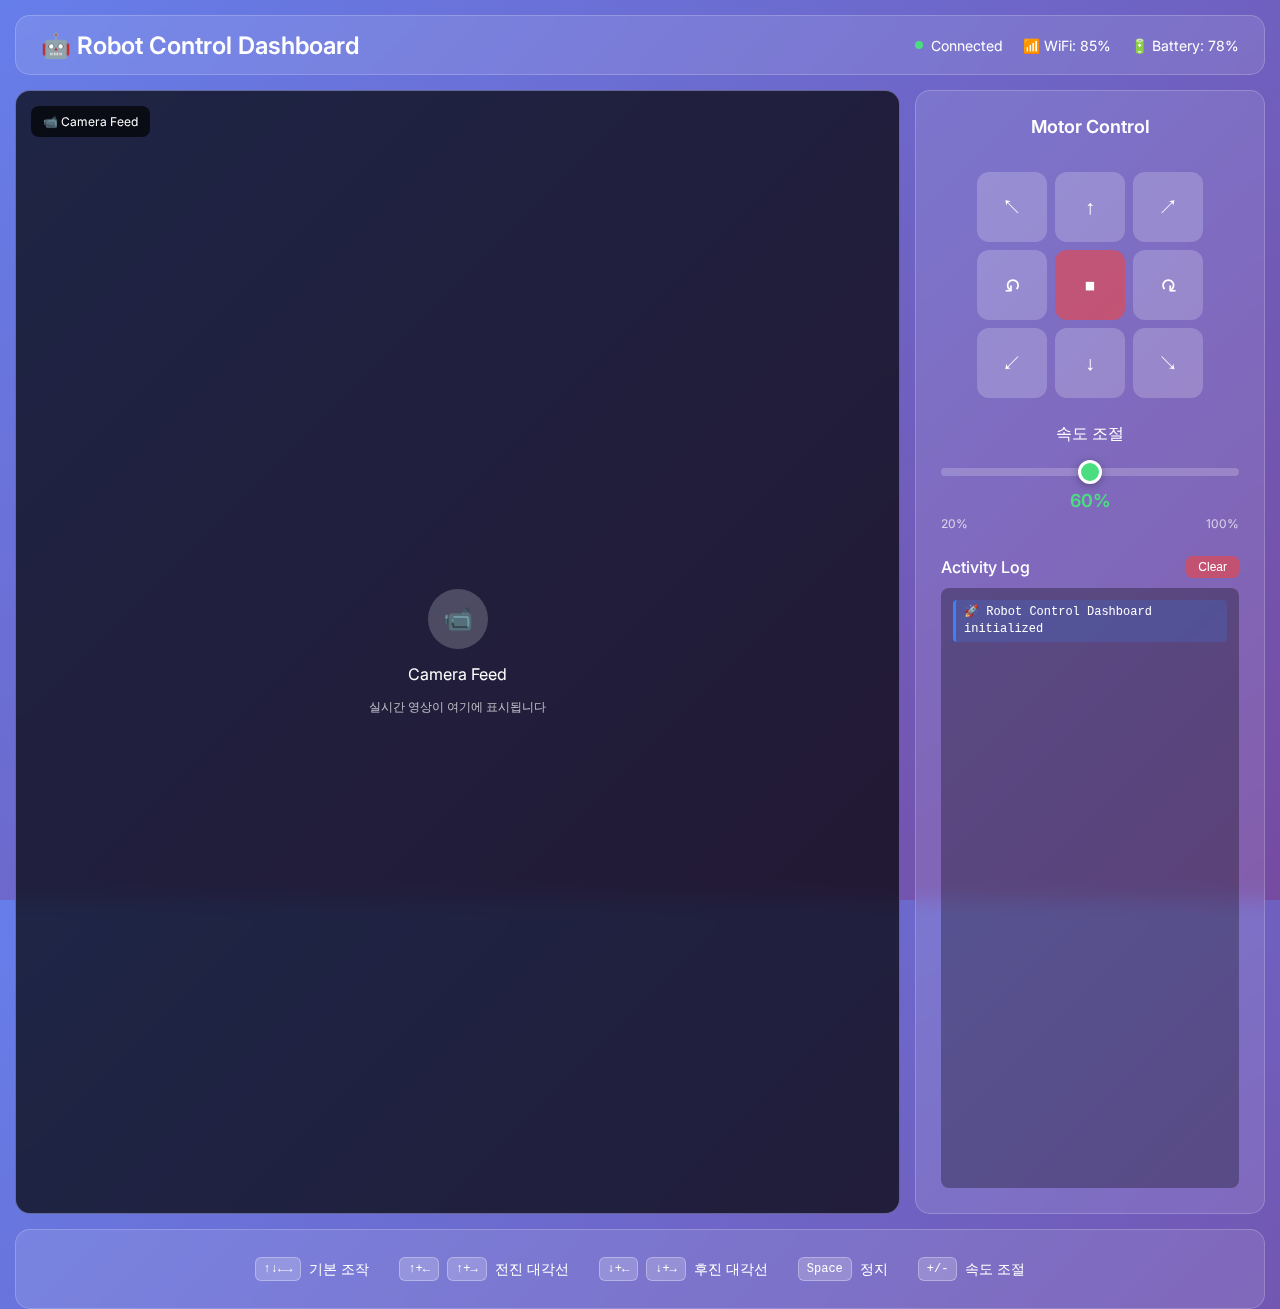
<file: 1.Flask_Test/A_Motor_Flask/templates/index copy.html>
<!DOCTYPE html>
<!-- HTML5 문서 타입 선언 - 웹 브라우저에게 이 문서가 HTML5임을 알려줌 -->
<html lang="ko">
<!-- HTML 문서의 시작 태그, lang="ko"는 한국어 문서임을 명시 -->
<head>
    <!-- head 태그: 웹페이지의 메타데이터(브라우저에 직접 표시되지 않는 정보)를 포함 -->
    <meta charset="UTF-8">
    <!-- 문자 인코딩을 UTF-8로 설정 - 한글과 다양한 문자를 올바르게 표시 -->
    <meta name="viewport" content="width=device-width, initial-scale=1.0">
    <!-- 반응형 웹을 위한 뷰포트 설정 - 모바일에서도 올바른 크기로 표시 -->
    <title>Pathfinder Motor Control Dashboard</title>
    <!-- 브라우저 탭에 표시될 제목 -->

    <style>
        /* CSS 시작 - 웹페이지의 디자인과 레이아웃을 담당하는 스타일시트 */

        /* Google Fonts에서 Inter 폰트를 가져와서 사용 - 웹페이지 전체의 글꼴 통일 */
        @import url('https://fonts.googleapis.com/css2?family=Inter:wght@300;400;500;600;700&display=swap');

        /* 모든 HTML 요소(*는 전체 선택자)의 기본 스타일 초기화 */
        * {
            margin: 0;           /* 외부 여백 제거 */
            padding: 0;          /* 내부 여백 제거 */
            box-sizing: border-box;  /* 요소 크기 계산 방식 통일 */
        }

        /* body 태그: 웹페이지 전체 배경과 기본 설정 */
        body {
            font-family: 'Inter', -apple-system, BlinkMacSystemFont, sans-serif;  /* 글꼴 지정 */
            background: linear-gradient(135deg, #667eea 0%, #764ba2 100%);  /* 그라데이션 배경 */
            min-height: 100vh;   /* 최소 높이를 화면 전체로 설정 */
            color: #fff;         /* 글자색을 흰색으로 설정 */
            overflow: hidden;    /* 스크롤바 숨김 */
            user-select: none;   /* 텍스트 선택 방지 */
        }

        /* 메인 컨테이너: 전체 레이아웃을 CSS Grid로 구성 */
        .container {
            display: grid;  /* CSS Grid 레이아웃 사용 */
            /* 2개 열: 첫 번째는 가변(1fr), 두 번째는 고정 350px */
            grid-template-columns: 1fr 350px;
            /* 3개 행: 헤더 60px, 메인 가변(1fr), 푸터 80px */
            grid-template-rows: 60px 1fr 80px;
            /* 각 영역에 이름 부여 - 나중에 grid-area로 배치 */
            grid-template-areas:
                "header header"    /* 헤더는 전체 폭 사용 */
                "camera controls"  /* 메인은 카메라와 컨트롤로 분할 */
                "footer footer";   /* 푸터는 전체 폭 사용 */
            height: 100vh;  /* 화면 전체 높이 */
            gap: 15px;      /* 각 영역 사이의 간격 */
            padding: 15px;  /* 컨테이너 내부 여백 */
        }

        /* 헤더 영역: 제목과 상태 정보 표시 */
        .header {
            grid-area: header;  /* Grid 영역 이름으로 위치 지정 */
            background: rgba(255, 255, 255, 0.1);  /* 반투명 흰색 배경 */
            backdrop-filter: blur(10px);  /* 배경 블러 효과 */
            border-radius: 15px;  /* 모서리 둥글게 */
            display: flex;        /* Flexbox로 내부 요소 배치 */
            align-items: center;  /* 세로 가운데 정렬 */
            justify-content: space-between;  /* 양 끝 정렬 */
            padding: 0 25px;      /* 좌우 여백 */
            border: 1px solid rgba(255, 255, 255, 0.2);  /* 연한 테두리 */
        }

        /* 헤더의 제목(h1 태그) 스타일 */
        .header h1 {
            font-size: 24px;   /* 글자 크기 */
            font-weight: 600;  /* 글자 굵기 */
            color: #fff;       /* 글자색 흰색 */
        }

        /* 상태 정보를 담는 컨테이너 */
        .status-info {
            display: flex;     /* 가로로 나열 */
            gap: 20px;         /* 각 항목 사이 간격 */
            align-items: center;  /* 세로 가운데 정렬 */
        }

        /* 각각의 상태 정보 항목 */
        .status-item {
            display: flex;     /* 가로로 나열 */
            align-items: center;  /* 세로 가운데 정렬 */
            gap: 8px;          /* 아이콘과 텍스트 사이 간격 */
            font-size: 14px;   /* 글자 크기 */
        }

        /* 연결 상태를 나타내는 점 */
        .status-dot {
            width: 8px;        /* 너비 */
            height: 8px;       /* 높이 */
            border-radius: 50%;  /* 원형으로 만들기 */
            background: #4ade80;  /* 초록색 배경 */
            animation: pulse 2s infinite;  /* 깜빡이는 애니메이션 */
        }

        /* 깜빡이는 애니메이션 정의 */
        @keyframes pulse {
            0%, 100% { opacity: 1; }    /* 시작과 끝: 완전 불투명 */
            50% { opacity: 0.5; }       /* 중간: 반투명 */
        }

        /* 카메라 영역 컨테이너 */
        .camera-container {
            grid-area: camera;  /* Grid 영역 배치 */
            background: rgba(0, 0, 0, 0.4);  /* 반투명 검은색 배경 */
            backdrop-filter: blur(10px);     /* 배경 블러 효과 */
            border-radius: 15px;             /* 모서리 둥글게 */
            overflow: hidden;                /* 내용이 넘치면 숨김 */
            position: relative;              /* 자식 요소의 절대 위치 기준점 */
            border: 1px solid rgba(255, 255, 255, 0.2);  /* 연한 테두리 */
        }

        /* 카메라 피드 이미지 */
        .camera-feed {
            width: 100%;      /* 가로 전체 */
            height: 100%;     /* 세로 전체 */
            object-fit: cover;  /* 비율 유지하며 영역 채우기 */
            background: #1a1a1a;  /* 기본 배경색 */
        }

        /* 카메라가 연결되지 않았을 때 표시할 오버레이 */
        .camera-overlay {
            position: absolute;  /* 절대 위치 - camera-container 기준 */
            top: 0;             /* 위쪽 끝에 배치 */
            left: 0;            /* 왼쪽 끝에 배치 */
            right: 0;           /* 오른쪽 끝에 배치 */
            bottom: 0;          /* 아래쪽 끝에 배치 */
            background: rgba(0, 0, 0, 0.5);  /* 반투명 검은색 배경 */
            display: flex;                   /* Flexbox 레이아웃 */
            align-items: center;             /* 세로 가운데 정렬 */
            justify-content: center;         /* 가로 가운데 정렬 */
            flex-direction: column;          /* 세로 방향으로 배치 */
            gap: 15px;                       /* 각 요소 사이 간격 */
        }

        /* 카메라 아이콘 */
        .camera-icon {
            width: 60px;       /* 너비 */
            height: 60px;      /* 높이 */
            background: rgba(255, 255, 255, 0.2);  /* 반투명 흰색 배경 */
            border-radius: 50%;  /* 원형 */
            display: flex;       /* Flexbox */
            align-items: center; /* 세로 가운데 정렬 */
            justify-content: center;  /* 가로 가운데 정렬 */
            font-size: 24px;     /* 아이콘 크기 */
        }

        /* 컨트롤 패널: 로봇 조작 버튼들이 있는 영역 */
        .controls-panel {
            grid-area: controls;  /* Grid 영역 배치 */
            background: rgba(255, 255, 255, 0.1);  /* 반투명 흰색 배경 */
            backdrop-filter: blur(10px);            /* 배경 블러 효과 */
            border-radius: 15px;                    /* 모서리 둥글게 */
            padding: 25px;                          /* 내부 여백 */
            border: 1px solid rgba(255, 255, 255, 0.2);  /* 연한 테두리 */
            display: flex;                          /* Flexbox 레이아웃 */
            flex-direction: column;                 /* 세로 방향으로 배치 */
            gap: 25px;                              /* 각 섹션 사이 간격 */
        }

        /* 컨트롤 패널 제목 */
        .controls-title {
            font-size: 18px;     /* 글자 크기 */
            font-weight: 600;    /* 글자 굵기 */
            text-align: center;  /* 가운데 정렬 */
            margin-bottom: 10px; /* 아래쪽 여백 */
        }

        /* 방향 조작 패드: 9개 버튼을 3x3 격자로 배치 */
        .direction-pad {
            display: grid;                    /* CSS Grid 사용 */
            grid-template-columns: repeat(3, 1fr);  /* 3개 열, 동일한 크기 */
            grid-template-rows: repeat(3, 1fr);     /* 3개 행, 동일한 크기 */
            gap: 8px;                         /* 버튼 사이 간격 */
            max-width: 240px;                 /* 최대 너비 제한 */
            margin: 0 auto;                   /* 가운데 정렬 */
        }

        /* 방향 버튼의 기본 스타일 */
        .direction-btn {
            width: 70px;         /* 너비 */
            height: 70px;        /* 높이 */
            border: none;        /* 기본 테두리 제거 */
            border-radius: 12px; /* 모서리 둥글게 */
            background: rgba(255, 255, 255, 0.2);  /* 반투명 흰색 배경 */
            color: #fff;         /* 글자색 흰색 */
            font-size: 20px;     /* 글자(아이콘) 크기 */
            cursor: pointer;     /* 마우스 커서를 손가락 모양으로 */
            transition: all 0.2s ease;  /* 모든 속성 변화에 0.2초 애니메이션 */
            display: flex;       /* Flexbox */
            align-items: center; /* 세로 가운데 정렬 */
            justify-content: center;  /* 가로 가운데 정렬 */
            position: relative;  /* 상대 위치 */
            border: 2px solid transparent;  /* 투명한 테두리 (나중에 활성화시 색상 변경) */
        }

        /* 마우스를 올렸을 때 효과 */
        .direction-btn:hover {
            background: rgba(255, 255, 255, 0.3);  /* 배경색 더 밝게 */
            transform: scale(1.05);  /* 크기 5% 확대 */
        }

        /* 버튼을 누르고 있을 때 또는 활성화된 상태 */
        .direction-btn:active,
        .direction-btn.active {
            background: rgba(74, 222, 128, 0.6);  /* 초록색 배경 */
            border-color: #4ade80;  /* 초록색 테두리 */
            transform: scale(0.95); /* 크기 5% 축소 (눌린 느낌) */
        }

        /* 비활성화된 버튼 */
        .direction-btn:disabled {
            opacity: 0.5;        /* 투명도 50% */
            cursor: not-allowed; /* 금지 커서 */
        }

        /* 각 버튼의 그리드 위치 지정 - CSS Grid의 grid-column과 grid-row로 정확한 위치 배치 */
        .btn-forward-left { grid-column: 1; grid-row: 1; }     /* 왼쪽 위 */
        .btn-forward { grid-column: 2; grid-row: 1; }          /* 가운데 위 */
        .btn-forward-right { grid-column: 3; grid-row: 1; }    /* 오른쪽 위 */
        .btn-rotate-left { grid-column: 1; grid-row: 2; }      /* 왼쪽 가운데 */
        .btn-stop { grid-column: 2; grid-row: 2; background: rgba(239, 68, 68, 0.6); }  /* 가운데 - 정지 버튼은 빨간색 */
        .btn-rotate-right { grid-column: 3; grid-row: 2; }     /* 오른쪽 가운데 */
        .btn-backward-left { grid-column: 1; grid-row: 3; }    /* 왼쪽 아래 */
        .btn-backward { grid-column: 2; grid-row: 3; }         /* 가운데 아래 */
        .btn-backward-right { grid-column: 3; grid-row: 3; }   /* 오른쪽 아래 */

        /* 정지 버튼에 마우스를 올렸을 때 */
        .btn-stop:hover {
            background: rgba(239, 68, 68, 0.8);  /* 더 진한 빨간색 */
        }

        /* 회전 버튼들을 180도 회전 (아이콘 방향 조정) */
        .btn-rotate-left,
        .btn-rotate-right {
            transform: rotate(180deg);
        }

        /* 회전 버튼에 마우스를 올렸을 때도 180도 회전 유지 */
        .btn-rotate-left:hover,
        .btn-rotate-right:hover {
            transform: rotate(180deg) scale(1.05);
        }

        /* 회전 버튼을 누를 때도 180도 회전 유지 */
        .btn-rotate-left:active,
        .btn-rotate-left.active,
        .btn-rotate-right:active,
        .btn-rotate-right.active {
            transform: rotate(180deg) scale(0.95);
        }

        /* 속도 조절 섹션 */
        .speed-control {
            text-align: center;  /* 가운데 정렬 */
        }

        /* 속도 조절 라벨 */
        .speed-label {
            font-size: 16px;     /* 글자 크기 */
            font-weight: 500;    /* 글자 굵기 */
            margin-bottom: 15px; /* 아래쪽 여백 */
            display: block;      /* 블록 요소로 표시 */
        }

        /* 속도 슬라이더 */
        .speed-slider {
            width: 100%;         /* 가로 전체 */
            height: 8px;         /* 높이 */
            border-radius: 4px;  /* 모서리 둥글게 */
            background: rgba(255, 255, 255, 0.2);  /* 반투명 흰색 배경 */
            outline: none;       /* 포커스 테두리 제거 */
            appearance: none;    /* 기본 스타일 제거 */
            cursor: pointer;     /* 포인터 커서 */
        }

        /* 웹킷 브라우저(Chrome, Safari)용 슬라이더 썸 */
        .speed-slider::-webkit-slider-thumb {
            appearance: none;    /* 기본 스타일 제거 */
            width: 24px;         /* 너비 */
            height: 24px;        /* 높이 */
            border-radius: 50%;  /* 원형 */
            background: #4ade80; /* 초록색 배경 */
            cursor: pointer;     /* 포인터 커서 */
            border: 3px solid #fff;  /* 흰색 테두리 */
            box-shadow: 0 2px 10px rgba(0, 0, 0, 0.3);  /* 그림자 효과 */
        }

        /* 파이어폭스용 슬라이더 썸 */
        .speed-slider::-moz-range-thumb {
            width: 24px;         /* 너비 */
            height: 24px;        /* 높이 */
            border-radius: 50%;  /* 원형 */
            background: #4ade80; /* 초록색 배경 */
            cursor: pointer;     /* 포인터 커서 */
            border: 3px solid #fff;  /* 흰색 테두리 */
            box-shadow: 0 2px 10px rgba(0, 0, 0, 0.3);  /* 그림자 효과 */
        }

        /* 현재 속도 값 표시 */
        .speed-value {
            margin-top: 10px;    /* 위쪽 여백 */
            font-size: 18px;     /* 글자 크기 */
            font-weight: 600;    /* 글자 굵기 */
            color: #4ade80;      /* 초록색 글자 */
        }

        /* 속도 범위 표시 (최소~최대) */
        .speed-range {
            display: flex;               /* Flexbox */
            justify-content: space-between;  /* 양 끝 정렬 */
            margin-top: 5px;             /* 위쪽 여백 */
            font-size: 12px;             /* 글자 크기 */
            color: rgba(255, 255, 255, 0.7);  /* 연한 흰색 글자 */
        }

        /* 로그 패널: 명령어와 상태 메시지를 표시하는 영역 */
        .log-panel {
            flex: 1;              /* 남은 공간 모두 사용 */
            display: flex;        /* Flexbox */
            flex-direction: column;  /* 세로 방향 배치 */
            min-height: 0;        /* 최소 높이 제한 */
        }

        /* 로그 패널 헤더 */
        .log-header {
            display: flex;        /* Flexbox */
            justify-content: space-between;  /* 양 끝 정렬 */
            align-items: center;  /* 세로 가운데 정렬 */
            margin-bottom: 10px;  /* 아래쪽 여백 */
        }

        /* 로그 헤더 제목 */
        .log-header h4 {
            font-size: 16px;   /* 글자 크기 */
            font-weight: 500;  /* 글자 굵기 */
            margin: 0;         /* 기본 여백 제거 */
        }

        /* 로그 지우기 버튼 */
        .log-clear-btn {
            background: rgba(239, 68, 68, 0.6);  /* 빨간색 배경 */
            border: none;        /* 테두리 제거 */
            color: #fff;         /* 흰색 글자 */
            padding: 4px 12px;   /* 내부 여백 */
            border-radius: 6px;  /* 모서리 둥글게 */
            font-size: 12px;     /* 글자 크기 */
            cursor: pointer;     /* 포인터 커서 */
            transition: all 0.2s ease;  /* 애니메이션 */
        }

        /* 로그 지우기 버튼에 마우스를 올렸을 때 */
        .log-clear-btn:hover {
            background: rgba(239, 68, 68, 0.8);  /* 더 진한 빨간색 */
        }

        /* 로그 내용 영역 */
        .log-content {
            background: rgba(0, 0, 0, 0.3);  /* 반투명 검은색 배경 */
            border-radius: 8px;              /* 모서리 둥글게 */
            padding: 12px;                   /* 내부 여백 */
            flex: 1;                         /* 남은 공간 모두 사용 */
            overflow-y: auto;                /* 세로 스크롤 허용 */
            max-height: 610px;               /* 최대 높이 제한 */
            min-height: 600px;               /* 최소 높이 제한 */
            font-family: 'Consolas', 'Monaco', 'Courier New', monospace;  /* 고정폭 글꼴 */
            font-size: 12px;                 /* 글자 크기 */
            line-height: 1.4;                /* 줄 간격 */
        }

        /* 개별 로그 항목 */
        .log-item {
            margin-bottom: 6px;   /* 아래쪽 여백 */
            padding: 4px 8px;     /* 내부 여백 */
            border-radius: 4px;   /* 모서리 둥글게 */
            word-wrap: break-word;  /* 긴 단어 줄바꿈 */
        }

        /* 시스템 메시지 스타일 */
        .log-item.system {
            background: rgba(59, 130, 246, 0.2);  /* 파란색 배경 */
            border-left: 3px solid #3b82f6;       /* 파란색 왼쪽 테두리 */
        }

        /* 명령어 메시지 스타일 */
        .log-item.command {
            background: rgba(34, 197, 94, 0.2);   /* 초록색 배경 */
            border-left: 3px solid #22c55e;       /* 초록색 왼쪽 테두리 */
        }

        /* 경고 메시지 스타일 */
        .log-item.warning {
            background: rgba(245, 158, 11, 0.2);  /* 노란색 배경 */
            border-left: 3px solid #f59e0b;       /* 노란색 왼쪽 테두리 */
        }

        /* 에러 메시지 스타일 */
        .log-item.error {
            background: rgba(239, 68, 68, 0.2);   /* 빨간색 배경 */
            border-left: 3px solid #ef4444;       /* 빨간색 왼쪽 테두리 */
        }

        /* 로그 타임스탬프 */
        .log-timestamp {
            color: rgba(255, 255, 255, 0.5);  /* 연한 흰색 글자 */
            font-size: 10px;                  /* 작은 글자 크기 */
        }

        /* 푸터 영역 */
        .footer {
            grid-area: footer;    /* Grid 영역 배치 */
            background: rgba(255, 255, 255, 0.1);  /* 반투명 흰색 배경 */
            backdrop-filter: blur(10px);            /* 배경 블러 효과 */
            border-radius: 15px;                    /* 모서리 둥글게 */
            display: flex;                          /* Flexbox */
            align-items: center;                    /* 세로 가운데 정렬 */
            justify-content: center;                /* 가로 가운데 정렬 */
            padding: 0 25px;                        /* 좌우 여백 */
            border: 1px solid rgba(255, 255, 255, 0.2);  /* 연한 테두리 */
        }

        /* 키보드 단축키 설명 */
        .keyboard-hints {
            display: flex;        /* Flexbox */
            gap: 30px;            /* 각 항목 사이 간격 */
            flex-wrap: wrap;      /* 줄바꿈 허용 */
            justify-content: center;  /* 가운데 정렬 */
        }

        /* 각 단축키 설명 항목 */
        .hint-item {
            display: flex;        /* Flexbox */
            align-items: center;  /* 세로 가운데 정렬 */
            gap: 8px;             /* 키와 설명 사이 간격 */
            font-size: 14px;      /* 글자 크기 */
        }

        /* 키보드 키 표시 스타일 */
        .key {
            background: rgba(255, 255, 255, 0.2);  /* 반투명 흰색 배경 */
            padding: 4px 8px;                      /* 내부 여백 */
            border-radius: 6px;                    /* 모서리 둥글게 */
            font-family: monospace;                /* 고정폭 글꼴 */
            font-size: 12px;                       /* 글자 크기 */
            border: 1px solid rgba(255, 255, 255, 0.3);  /* 연한 테두리 */
        }

        /* 연결 상태 표시 */
        .connection-status {
            position: absolute;   /* 절대 위치 */
            top: 15px;           /* 위에서 15px */
            left: 15px;          /* 왼쪽에서 15px */
            background: rgba(0, 0, 0, 0.7);  /* 반투명 검은색 배경 */
            padding: 8px 12px;   /* 내부 여백 */
            border-radius: 8px;  /* 모서리 둥글게 */
            font-size: 12px;     /* 글자 크기 */
            z-index: 10;         /* 다른 요소보다 위에 표시 */
        }

        /* 반응형 디자인: 768px 이하 화면(태블릿, 모바일)에서 적용 */
        @media (max-width: 768px) {
            .container {
                grid-template-columns: 1fr;  /* 1개 열로 변경 */
                grid-template-rows: 60px 1fr 300px 80px;  /* 4개 행으로 변경 */
                grid-template-areas:
                    "header"    /* 헤더 */
                    "camera"    /* 카메라 */
                    "controls"  /* 컨트롤 */
                    "footer";   /* 푸터 */
            }

            /* 모바일에서 방향 패드 크기 조정 */
            .direction-pad {
                max-width: 200px;  /* 최대 너비 축소 */
            }

            /* 모바일에서 방향 버튼 크기 조정 */
            .direction-btn {
                width: 60px;      /* 너비 축소 */
                height: 60px;     /* 높이 축소 */
                font-size: 18px;  /* 글자 크기 축소 */
            }
        }
    </style>
    <!-- Socket.IO 클라이언트 라이브러리 로드 - 서버와 실시간 통신을 위한 JavaScript 라이브러리 -->
    <script src="https://cdn.socket.io/4.7.4/socket.io.min.js"></script>
</head>

<body>
    <!-- HTML 본문 시작 - 사용자에게 실제로 보여지는 내용 -->
    <div class="container">
        <!-- 메인 컨테이너: CSS Grid로 레이아웃이 구성된 최상위 요소 -->

        <!-- 헤더 섹션: 제목과 상태 정보 표시 -->
        <header class="header">
            <h1>🤖 Robot Control Dashboard</h1>
            <!-- 로봇 제어 대시보드 제목 -->
            <div class="status-info">
                <!-- 상태 정보를 묶는 컨테이너 -->
                <div class="status-item">
                    <!-- 연결 상태 표시 -->
                    <div class="status-dot"></div>
                    <!-- 깜빡이는 초록색 점 -->
                    <span>Connected</span>
                    <!-- 연결됨 텍스트 -->
                </div>
                <div class="status-item">
                    <!-- WiFi 신호 강도 표시 -->
                    <span>📶 WiFi: 85%</span>
                </div>
                <div class="status-item">
                    <!-- 배터리 잔량 표시 -->
                    <span>🔋 Battery: 78%</span>
                </div>
            </div>
        </header>

        <!-- 카메라 피드 섹션: 로봇의 카메라 영상을 표시 -->
        <div class="camera-container">
            <div class="connection-status">📹 Camera Feed</div>
            <!-- 카메라 상태 표시 라벨 -->

            <!-- 카메라가 연결되지 않았을 때 보여줄 오버레이 -->
            <div class="camera-overlay">
                <div class="camera-icon">📹</div>
                <!-- 카메라 아이콘 -->
                <div>Camera Feed</div>
                <!-- 제목 -->
                <div style="font-size: 12px; opacity: 0.7;">실시간 영상이 여기에 표시됩니다</div>
                <!-- 설명 텍스트 -->
            </div>
        </div>

        <!-- 컨트롤 패널: 로봇 조작을 위한 버튼들과 설정 -->
        <div class="controls-panel">
            <h3 class="controls-title">Motor Control</h3>
            <!-- 컨트롤 패널 제목 -->

            <!-- 방향 조작 패드: 9개 버튼으로 구성된 3x3 격자 -->
            <div class="direction-pad">
                <!-- 첫 번째 줄: 전진 관련 버튼들 -->
                <button class="direction-btn btn-forward-left" data-direction="forward-left" title="전진+좌회전">↖</button>
                <button class="direction-btn btn-forward" data-direction="forward" title="전진">↑</button>
                <button class="direction-btn btn-forward-right" data-direction="forward-right" title="전진+우회전">↗</button>

                <!-- 두 번째 줄: 회전과 정지 버튼들 -->
                <button class="direction-btn btn-rotate-left" data-direction="rotate-left" title="제자리 좌회전">↺</button>
                <button class="direction-btn btn-stop" data-direction="stop" title="정지">⏹</button>
                <button class="direction-btn btn-rotate-right" data-direction="rotate-right" title="제자리 우회전">↻</button>

                <!-- 세 번째 줄: 후진 관련 버튼들 -->
                <button class="direction-btn btn-backward-left" data-direction="backward-left" title="후진+좌회전">↙</button>
                <button class="direction-btn btn-backward" data-direction="backward" title="후진">↓</button>
                <button class="direction-btn btn-backward-right" data-direction="backward-right" title="후진+우회전">↘</button>
            </div>
            <!-- data-direction 속성: JavaScript에서 어떤 버튼인지 구분하기 위한 식별자 -->
            <!-- title 속성: 마우스를 올렸을 때 표시되는 툴팁 -->

            <!-- 속도 조절 섹션 -->
            <div class="speed-control">
                <label class="speed-label">속도 조절</label>
                <!-- 슬라이더 라벨 -->
                <input type="range" class="speed-slider" id="speedSlider" min="20" max="100" value="60">
                <!-- 범위 슬라이더: 최소 20%, 최대 100%, 기본값 60% -->
                <div class="speed-value" id="speedValue">60%</div>
                <!-- 현재 속도 값을 표시하는 영역 -->
                <div class="speed-range">
                    <!-- 최소/최대값 표시 -->
                    <span>20%</span>
                    <span>100%</span>
                </div>
            </div>

            <!-- 로그 패널: 시스템 메시지와 명령어 기록 표시 -->
            <div class="log-panel">
                <div class="log-header">
                    <!-- 로그 패널 헤더 -->
                    <h4>Activity Log</h4>
                    <!-- 제목 -->
                    <button class="log-clear-btn" id="clearLogBtn">Clear</button>
                    <!-- 로그 지우기 버튼 -->
                </div>
                <div class="log-content" id="logContent">
                    <!-- 로그 내용이 표시되는 영역 - JavaScript에서 동적으로 내용 추가 -->
                    <div class="log-item system">🚀 Robot Control Dashboard initialized</div>
                    <!-- 초기 시스템 메시지 -->
                </div>
            </div>
        </div>

        <!-- 푸터: 키보드 단축키 설명 -->
        <footer class="footer">
            <div class="keyboard-hints">
                <!-- 키보드 단축키 설명들을 묶는 컨테이너 -->
                <div class="hint-item">
                    <span class="key">↑↓←→</span>
                    <span>기본 조작</span>
                </div>
                <div class="hint-item">
                    <span class="key">↑+←</span><span class="key">↑+→</span>
                    <span>전진 대각선</span>
                </div>
                <div class="hint-item">
                    <span class="key">↓+←</span><span class="key">↓+→</span>
                    <span>후진 대각선</span>
                </div>
                <div class="hint-item">
                    <span class="key">Space</span>
                    <span>정지</span>
                </div>
                <div class="hint-item">
                    <span class="key">+/-</span>
                    <span>속도 조절</span>
                </div>
            </div>
        </footer>
    </div>

    <!-- JavaScript 시작 - 웹페이지의 동작과 상호작용을 담당 -->
    <script>
        // 클래스 정의: 로봇 컨트롤러의 모든 기능을 포함하는 객체
        class RobotController {
            // 생성자: 클래스가 생성될 때 초기값들을 설정
            constructor() {
                this.currentSpeed = 60;           // 현재 속도 (기본값 60%)
                this.activeButtons = new Set();   // 현재 활성화된 버튼들을 저장하는 Set (중복 제거)
                this.pressedKeys = new Set();     // 현재 눌린 키들을 저장하는 Set
                this.keyPressOrder = [];          // 키를 누른 순서를 기록하는 배열
                this.isConnected = false;         // 로봇 연결 상태
                this.speedAdjustInterval = null;  // 속도 조절 타이머 ID
                this.speedAdjustDelay = 30;       // 연속 조절 간격 (밀리초)
                // 속도 조절 가속도 설정 객체
                this.speedAdjustAcceleration = {
                    initialDelay: 100,     // 초기 간격
                    minDelay: 20,          // 최소 간격
                    acceleration: 0.9,     // 가속 비율
                    currentDelay: 100      // 현재 간격
                }

                this.init();  // 초기화 함수 호출
            }

            // 초기화 함수: 모든 설정을 순서대로 실행
            init() {
                this.setupEventListeners();    // 이벤트 리스너 설정
                this.setupSpeedControl();      // 속도 조절 설정
                this.setupSocketConnection();  // 소켓 연결 설정
                this.setupLogPanel();          // 로그 패널 설정

                // 1초 후 연결 시뮬레이션 (실제로는 서버 연결 후 상태 변경)
                setTimeout(() => {
                    this.isConnected = true;
                    this.addLog('🤖 Robot connected successfully!', 'system');
                }, 1000);
            }

            // 이벤트 리스너 설정: 마우스, 터치, 키보드 이벤트 처리
            setupEventListeners() {
                // 모든 방향 버튼에 대해 이벤트 리스너 등록
                document.querySelectorAll('.direction-btn').forEach(btn => {
                    // 마우스 이벤트
                    btn.addEventListener('mousedown', (e) => this.handleButtonPress(e.target));
                    btn.addEventListener('mouseup', (e) => this.handleButtonRelease(e.target));
                    btn.addEventListener('mouseleave', (e) => this.handleButtonRelease(e.target));

                    // 터치 이벤트 (모바일 지원)
                    btn.addEventListener('touchstart', (e) => {
                        e.preventDefault();  // 기본 터치 동작 방지
                        this.handleButtonPress(e.target);
                    });
                    btn.addEventListener('touchend', (e) => {
                        e.preventDefault();
                        this.handleButtonRelease(e.target);
                    });
                });

                // 키보드 이벤트 (전체 문서에 등록)
                document.addEventListener('keydown', (e) => this.handleKeyDown(e));
                document.addEventListener('keyup', (e) => this.handleKeyUp(e));

                // 포커스 유지 (키보드 이벤트가 제대로 작동하도록)
                document.addEventListener('click', () => document.body.focus());
                document.body.tabIndex = 0;  // body에 포커스 가능하도록 설정
            }

            // 속도 조절 슬라이더 설정
            setupSpeedControl() {
                const speedSlider = document.getElementById('speedSlider');
                const speedValue = document.getElementById('speedValue');

                // 슬라이더 값이 변경될 때 실행되는 이벤트
                speedSlider.addEventListener('input', (e) => {
                    this.currentSpeed = parseInt(e.target.value);  // 새로운 속도값 저장
                    speedValue.textContent = `${this.currentSpeed}%`;  // 화면에 표시

                    // 서버에 속도 변경 알림 (Socket.IO 사용)
                    if (this.socket) {
                        this.socket.emit('set_speed', { speed: this.currentSpeed });
                    }

                    // 현재 이동 중이면 새로운 속도로 명령 업데이트
                    if (this.activeButtons.size > 0) {
                        this.updateMotorCommand();
                    }
                });
            }

            // Socket.IO 연결 설정: 서버와의 실시간 통신
            // Socket.IO는 웹브라우저와 서버 간의 실시간 양방향 통신을 가능하게 하는 라이브러리
            setupSocketConnection() {
                // Socket.IO 연결 생성 - io()는 현재 페이지의 서버에 자동으로 연결
                this.socket = io();

                // 연결 성공 이벤트 - 서버와 연결이 성공했을 때 실행되는 콜백 함수
                this.socket.on('connect', () => {
                    // addLog 메소드를 호출하여 로그 패널에 연결 성공 메시지 표시
                    this.addLog('🔌 Socket connected to server', 'system');
                    // 연결 상태를 true로 설정 (다른 메소드들이 이 값을 확인하여 명령 전송 여부 결정)
                    this.isConnected = true;
                });

                // 연결 끊김 이벤트 - 서버와 연결이 끊어졌을 때 실행되는 콜백 함수
                this.socket.on('disconnect', () => {
                    // 연결 끊김 메시지를 경고 타입으로 로그에 표시
                    this.addLog('🔌 Socket disconnected from server', 'warning');
                    // 연결 상태를 false로 설정 (명령 전송을 차단하기 위함)
                    this.isConnected = false;
                });

                // 서버에서 보내는 각종 이벤트들 처리
                // 각 .on() 메소드는 서버에서 특정 이벤트가 발생했을 때 실행될 함수를 등록

                // 연결 상태 업데이트 - 서버에서 연결 상태 변경을 알려올 때
                this.socket.on('connection_status', (data) => {
                    // 서버에서 받은 데이터로 연결 상태 업데이트
                    this.isConnected = data.connected;
                    // 연결 상태에 따라 다른 타입의 로그 메시지 표시
                    this.addLog(`📡 ${data.message}`, data.connected ? 'system' : 'warning');
                });

                // 로봇 상태 정보 수신 - 서버에서 로봇의 현재 상태를 보내올 때
                this.socket.on('robot_status', (data) => {
                    // 서버에서 받은 속도 값으로 현재 속도 업데이트
                    this.currentSpeed = data.speed;
                    // HTML의 속도 슬라이더 값을 서버에서 받은 값으로 동기화
                    document.getElementById('speedSlider').value = data.speed;
                    // HTML의 속도 표시 텍스트도 함께 업데이트
                    document.getElementById('speedValue').textContent = `${data.speed}%`;
                    // 로봇 상태 정보를 로그에 표시
                    this.addLog(`🤖 Robot status: ${data.direction} at ${data.speed}%`, 'system');
                });

                // 모터 피드백 수신 - 모터 명령 실행 결과를 서버에서 알려올 때
                this.socket.on('motor_feedback', (data) => {
                    // 명령 성공/실패에 따라 다른 메시지와 타입으로 로그 표시
                    if (data.success) {
                        this.addLog(`✅ Motor: ${data.direction} (${data.speed}%)`, 'command');
                    } else {
                        this.addLog(`❌ Motor command failed: ${data.direction}`, 'error');
                    }
                });

                // 속도 업데이트 확인 - 서버에서 속도 변경이 완료되었음을 알려올 때
                this.socket.on('speed_updated', (data) => {
                    this.addLog(`⚡ Speed updated: ${data.speed}%`, 'system');
                });

                // 거리 센서 데이터 수신 - 서버에서 거리 측정 값을 보내올 때
                this.socket.on('distance_update', (data) => {
                    // 거리 값을 소수점 1자리까지 표시하여 로그에 추가
                    this.addLog(`📏 Distance: ${data.distance.toFixed(1)}cm`, 'system');
                });

                // 카메라 프레임 수신 - 서버에서 카메라 영상 데이터를 보내올 때
                this.socket.on('camera_frame', (data) => {
                    // 카메라 프레임 업데이트
                    // HTML에서 카메라 관련 요소들을 찾기
                    const cameraFeed = document.querySelector('.camera-feed');
                    const cameraOverlay = document.querySelector('.camera-overlay');

                    // 카메라 피드 요소가 존재하고 이미지 데이터가 있을 때
                    if (cameraFeed && data.image) {
                        // 처음 카메라 프레임이 올 때만 실행 (src 속성이 없을 때)
                        if (!cameraFeed.src) {
                            // 처음 카메라 프레임이 오면 overlay 숨기기
                            // overlay는 "카메라 연결 중..." 같은 메시지를 표시하는 요소
                            if (cameraOverlay) cameraOverlay.style.display = 'none';

                            // img 태그 생성하여 카메라 영상을 표시할 준비
                            const img = document.createElement('img');
                            img.className = 'camera-feed';  // CSS 클래스 적용
                            img.style.width = '100%';       // 부모 요소 너비에 맞춤
                            img.style.height = '100%';      // 부모 요소 높이에 맞춤
                            img.style.objectFit = 'cover';  // 비율 유지하며 영역 채우기
                            // 기존 카메라 피드 요소의 부모에 새 img 요소 추가
                            cameraFeed.parentNode.appendChild(img);
                        }

                        // 실제 카메라 이미지를 표시할 img 요소 찾기
                        const img = document.querySelector('img.camera-feed');
                        if (img) {
                            // Base64로 인코딩된 이미지 데이터를 img의 src에 설정
                            // 서버에서 받은 이미지 데이터를 브라우저가 표시할 수 있는 형태로 변환
                            img.src = `data:image/jpeg;base64,${data.image}`;
                        }
                    }
                });

                // 비상 정지 확인 - 서버에서 비상 정지가 실행되었음을 알려올 때
                this.socket.on('emergency_stop_confirmed', (data) => {
                    this.addLog('🚨 Emergency stop executed!', 'error');
                });

                // Socket 연결 초기화 완료 메시지
                this.addLog('🔌 Socket connection initialized', 'system');
            }

            // 로그 패널 설정 - 화면의 로그 영역 관련 기능 초기화
            setupLogPanel() {
                // HTML에서 "로그 지우기" 버튼 요소를 찾기
                const clearBtn = document.getElementById('clearLogBtn');
                // 버튼 클릭 시 clearLog 메소드 실행하도록 이벤트 리스너 등록
                clearBtn.addEventListener('click', () => {
                    this.clearLog();  // 아래에 정의된 clearLog 메소드 호출
                });
            }

            // 버튼이 눌렸을 때 처리하는 함수 (마우스 클릭, 터치 시작)
            handleButtonPress(button) {
                // HTML 버튼 요소의 data-direction 속성에서 방향 정보 가져오기
                const direction = button.dataset.direction;
                // 방향 정보가 없거나 이미 활성화된 버튼이면 무시
                if (!direction || this.activeButtons.has(direction)) return;

                // 활성화된 버튼 목록에 추가 (Set 자료구조 사용)
                this.activeButtons.add(direction);
                // CSS 클래스 추가하여 버튼의 시각적 상태 변경 (눌린 상태로 표시)
                button.classList.add('active');
                // 실제 모터 명령을 서버로 전송
                this.sendMotorCommand(direction);

                // 로그에 버튼 누름 동작 기록
                this.addLog(`🎮 Button pressed: ${direction} at ${this.currentSpeed}% speed`, 'command');
            }

            // 버튼이 떼어졌을 때 처리하는 함수 (마우스 릴리즈, 터치 종료)
            handleButtonRelease(button) {
                // HTML 버튼 요소의 data-direction 속성에서 방향 정보 가져오기
                const direction = button.dataset.direction;
                // 방향 정보가 없거나 활성화되지 않은 버튼이면 무시
                if (!direction || !this.activeButtons.has(direction)) return;

                // 활성화된 버튼 목록에서 제거
                this.activeButtons.delete(direction);
                // CSS 클래스 제거하여 버튼의 시각적 상태 원복 (일반 상태로 표시)
                button.classList.remove('active');

                // 활성화된 버튼이 없으면 정지 명령, 있으면 남은 버튼들로 명령 업데이트
                if (this.activeButtons.size === 0) {
                    this.sendMotorCommand('stop');  // 모든 버튼이 떼어지면 정지
                } else {
                    this.updateMotorCommand();      // 다른 버튼이 아직 눌려있으면 해당 명령 계속
                }

                // 로그에 버튼 떼기 동작 기록
                this.addLog(`🎮 Button released: ${direction}`, 'command');
            }

            // 키보드 키가 눌렸을 때 처리하는 함수
            handleKeyDown(e) {
                // 속도 조절 키 처리 (+, =, - 키)
                if (e.key === '+' || e.key === '=') {
                    this.startSpeedAdjustment(1);   // 속도 증가 시작
                    e.preventDefault();             // 브라우저 기본 동작 방지
                    return;
                } else if (e.key === '-') {
                    this.startSpeedAdjustment(-1);  // 속도 감소 시작
                    e.preventDefault();             // 브라우저 기본 동작 방지
                    return;
                }

                // 허용된 키가 아니면 무시 (화살표키, 스페이스바만 처리)
                if (!['ArrowUp', 'ArrowDown', 'ArrowLeft', 'ArrowRight', 'Space'].includes(e.code)) return;

                // 이미 눌린 키면 무시 (키 반복 방지)
                if (this.pressedKeys.has(e.code)) return;

                // 눌린 키를 Set에 추가하고 순서 배열에도 추가
                this.pressedKeys.add(e.code);
                this.keyPressOrder.push(e.code);

                // 현재 눌린 키들을 분석하여 방향 결정 및 버튼 동작 실행
                this.updateDirectionFromKeys();
                e.preventDefault();  // 브라우저 기본 동작 방지 (페이지 스크롤 등)
            }

            // 키보드 키가 떼어졌을 때 처리하는 함수
            handleKeyUp(e) {
                // 속도 조절 키를 뗐을 때 연속 조절 중지
                if (e.key === '+' || e.key === '=' || e.key === '-') {
                    this.stopSpeedAdjustment();
                    return;
                }

                // 허용된 키가 아니면 무시
                if (!['ArrowUp', 'ArrowDown', 'ArrowLeft', 'ArrowRight', 'Space'].includes(e.code)) return;

                // 눌린 키 목록에서 제거 (Set과 배열 모두에서)
                this.pressedKeys.delete(e.code);
                this.keyPressOrder = this.keyPressOrder.filter(key => key !== e.code);

                // 남은 키들을 분석하여 방향 결정 및 버튼 동작 업데이트
                this.updateDirectionFromKeys();
            }

            // 현재 눌린 키들을 분석하여 버튼 동작을 업데이트하는 함수
            updateDirectionFromKeys() {
                // 현재 눌린 키들로부터 새로운 방향 계산
                const newDirection = this.getDirectionFromKeys();
                // 현재 활성화된 방향 (첫 번째 요소만 가져옴 - 한 번에 하나 방향만 처리)
                const currentDirection = Array.from(this.activeButtons)[0] || null;

                // 방향이 바뀌면 이전 버튼 해제
                if (currentDirection && currentDirection !== newDirection) {
                    // HTML에서 이전 방향에 해당하는 버튼 요소 찾기
                    const oldButton = document.querySelector(`[data-direction="${currentDirection}"]`);
                    if (oldButton) this.handleButtonRelease(oldButton);  // 이전 버튼 떼기 동작 실행
                }

                // 새 방향이 있으면 버튼 누르기
                if (newDirection && newDirection !== currentDirection) {
                    // HTML에서 새 방향에 해당하는 버튼 요소 찾기
                    const newButton = document.querySelector(`[data-direction="${newDirection}"]`);
                    if (newButton) this.handleButtonPress(newButton);    // 새 버튼 누르기 동작 실행
                }
            }

            // 현재 눌린 키들을 분석하여 로봇의 이동 방향을 결정하는 함수
            getDirectionFromKeys() {
                // 각 방향키의 눌림 상태 확인
                const up = this.pressedKeys.has('ArrowUp');
                const down = this.pressedKeys.has('ArrowDown');
                const left = this.pressedKeys.has('ArrowLeft');
                const right = this.pressedKeys.has('ArrowRight');
                const stop = this.pressedKeys.has('Space');

                // 스페이스바가 눌리면 무조건 정지
                if (stop) return 'stop';

                // 가장 최근에 눌린 키를 기준으로 우선순위 결정
                const lastKey = this.keyPressOrder[this.keyPressOrder.length - 1];

                // 8방향 조합 (대각선 이동) - 두 키가 동시에 눌린 경우
                if (up && left) {
                    return lastKey === 'ArrowUp' ? 'forward-left' : 'forward-left';
                }
                if (up && right) {
                    return lastKey === 'ArrowUp' ? 'forward-right' : 'forward-right';
                }
                if (down && left) {
                    return lastKey === 'ArrowDown' ? 'backward-left' : 'backward-left';
                }
                if (down && right) {
                    return lastKey === 'ArrowDown' ? 'backward-right' : 'backward-right';
                }

                // 단일 방향 - 마지막에 누른 키 우선
                if (lastKey === 'ArrowUp' && up) return 'forward';
                if (lastKey === 'ArrowDown' && down) return 'backward';
                if (lastKey === 'ArrowLeft' && left) return 'rotate-left';
                if (lastKey === 'ArrowRight' && right) return 'rotate-right';

                // 마지막 키가 없거나 해당하지 않으면 기본 순서로 처리
                if (up) return 'forward';
                if (down) return 'backward';
                if (left) return 'rotate-left';
                if (right) return 'rotate-right';

                return null;  // 아무 키도 눌리지 않은 상태
            }

            // 속도를 지정된 값만큼 조절하는 함수
            adjustSpeed(delta) {
                // 현재 속도에 delta를 더해서 새 속도 계산 (20~100% 범위로 제한)
                const newSpeed = Math.max(20, Math.min(100, this.currentSpeed + delta));
                // HTML 슬라이더의 값을 새 속도로 설정
                document.getElementById('speedSlider').value = newSpeed;
                // 슬라이더의 input 이벤트를 강제로 발생시켜 속도 변경 처리 실행
                document.getElementById('speedSlider').dispatchEvent(new Event('input'));
            }

            // 연속적인 속도 조절을 시작하는 함수 (키를 계속 누르고 있을 때)
            startSpeedAdjustment(delta) {
                // 이미 조절 중이면 중지
                if (this.speedAdjustInterval) {
                    this.stopSpeedAdjustment();
                }

                // 가속도 초기화 (처음에는 천천히, 점점 빨라짐)
                this.speedAdjustAcceleration.currentDelay = this.speedAdjustAcceleration.initialDelay;

                // 즉시 한 번 실행
                this.adjustSpeed(delta);

                // 가속되는 연속 조절 시작
                this.scheduleNextSpeedAdjust(delta);
            }

            // 다음 속도 조절을 예약하는 함수 (가속도 적용)
            scheduleNextSpeedAdjust(delta) {
                // setTimeout을 사용하여 지연 후 다음 조절 실행
                this.speedAdjustInterval = setTimeout(() => {
                    this.adjustSpeed(delta);  // 속도 조절 실행

                    // 간격을 점점 줄여서 가속 (최소 간격까지)
                    this.speedAdjustAcceleration.currentDelay = Math.max(
                        this.speedAdjustAcceleration.minDelay,
                        this.speedAdjustAcceleration.currentDelay * this.speedAdjustAcceleration.acceleration
                    );

                    // 다음 조절 예약 (재귀 호출)
                    this.scheduleNextSpeedAdjust(delta);
                }, this.speedAdjustAcceleration.currentDelay);
            }

            // 연속 속도 조절을 중지하는 함수
            stopSpeedAdjustment() {
                // 예약된 timeout이 있으면 취소
                if (this.speedAdjustInterval) {
                    clearTimeout(this.speedAdjustInterval);
                    this.speedAdjustInterval = null;
                }
                // 가속도 초기화 (다음에 다시 시작할 때를 위해)
                this.speedAdjustAcceleration.currentDelay = this.speedAdjustAcceleration.initialDelay;
            }

            // 현재 활성화된 버튼들을 기반으로 모터 명령을 업데이트하는 함수
            updateMotorCommand() {
                // 활성화된 버튼이 있으면 첫 번째 방향으로 명령 전송
                if (this.activeButtons.size > 0) {
                    const direction = Array.from(this.activeButtons)[0];
                    this.sendMotorCommand(direction);
                }
            }

            // 실제로 서버에 모터 제어 명령을 전송하는 함수
            sendMotorCommand(direction) {
                // 서버와 연결되지 않았으면 경고 메시지만 표시하고 종료
                if (!this.isConnected) {
                    this.addLog('🚫 Robot not connected', 'warning');
                    return;
                }

                // 서버로 보낼 명령 객체 생성
                const command = {
                    direction: direction,        // 이동 방향
                    speed: this.currentSpeed,    // 현재 설정된 속도
                    timestamp: Date.now()        // 명령 생성 시간 (밀리초)
                };

                // Socket.IO로 모터 제어 명령 전송
                if (this.socket) {
                    // 'motor_control' 이벤트로 명령 객체를 서버에 전송
                    this.socket.emit('motor_control', command);
                    // 전송 완료 로그 표시
                    this.addLog(`📡 Sent: ${direction} (${this.currentSpeed}%)`, 'command');
                } else {
                    // socket이 없으면 에러 로그 표시
                    this.addLog('🚫 Socket not available', 'error');
                }

                // 사용자에게 시각적 피드백 제공
                this.showCommandFeedback(direction);
            }

            // 명령 전송 시 시각적 피드백을 제공하는 함수
            showCommandFeedback(direction) {
                // 방향별 표시 이름 정의 (한글 + 이모지)
                const directionNames = {
                    'forward': '⬆️ 전진',
                    'backward': '⬇️ 후진',
                    'forward-left': '↖️ 전진+좌회전',
                    'forward-right': '↗️ 전진+우회전',
                    'backward-left': '↙️ 후진+좌회전',
                    'backward-right': '↘️ 후진+우회전',
                    'rotate-left': '↺ 제자리 좌회전',
                    'rotate-right': '↻ 제자리 우회전',
                    'stop': '⏹️ 정지'
                };

                // 현재는 로그에 표시하지 않음 (너무 많은 메시지로 인한 로그 과부하 방지)
                // 필요시 여기에 추가적인 시각적 피드백 코드 구현 가능
            }

            // 로그 패널에 메시지를 추가하는 함수
            addLog(message, type = 'system') {
                // HTML에서 로그 내용을 표시할 컨테이너 요소 찾기
                const logContent = document.getElementById('logContent');
                // 새로운 로그 아이템을 위한 div 요소 생성
                const logItem = document.createElement('div');
                // CSS 클래스 설정 (기본 + 타입별 스타일 적용)
                logItem.className = `log-item ${type}`;

                // 현재 시간을 시:분:초 형태로 포맷
                const timestamp = new Date().toLocaleTimeString();
                // 로그 아이템의 HTML 내용 설정 (시간 + 메시지)
                logItem.innerHTML = `
                    <span class="log-timestamp">[${timestamp}]</span> ${message}
                `;

                // 로그 컨테이너에 새 로그 아이템 추가
                logContent.appendChild(logItem);

                // 자동 스크롤 (최신 로그가 보이도록) - 스크롤을 맨 아래로 이동
                logContent.scrollTop = logContent.scrollHeight;

                // 로그가 너무 많으면 오래된 것 제거 (최대 100개 유지)
                const logItems = logContent.querySelectorAll('.log-item');
                if (logItems.length > 100) {
                    // 가장 오래된 로그 (첫 번째) 제거
                    logItems[0].remove();
                }
            }

            // 로그 패널의 모든 내용을 지우는 함수
            clearLog() {
                // HTML에서 로그 내용 컨테이너 찾기
                const logContent = document.getElementById('logContent');
                // 모든 내용 제거
                logContent.innerHTML = '';
                // 로그 지움 메시지 추가
                this.addLog('📝 Log cleared', 'system');
            }
        }

        // ===== JavaScript - 앱 초기화 및 전역 이벤트 처리 =====

        // 앱 초기화 - HTML 문서가 모두 로드된 후 실행
        document.addEventListener('DOMContentLoaded', () => {
            // RobotController 클래스의 인스턴스 생성
            const controller = new RobotController();

            // 글로벌 객체로 접근 가능하게 설정 (개발자 도구에서 디버깅 시 유용)
            window.robotController = controller;

            // 0.1초 후 사용법 안내 메시지들을 로그에 표시
            setTimeout(() => {
                controller.addLog('📖 사용법:', 'system');
                controller.addLog('   - 마우스: 버튼 클릭으로 조작', 'system');
                controller.addLog('   - 키보드: 화살표키, Space(정지), +/-(속도)', 'system');
                controller.addLog('   - F1: 거리 모니터링 시작/중지', 'system');
                controller.addLog('   - F2: 카메라 시작/중지', 'system');
            }, 100);

            // 추가 키보드 단축키 처리 (F1, F2 키)
            document.addEventListener('keydown', (e) => {
                // F1 키 - 거리 모니터링 토글
                if (e.key === 'F1') {
                    e.preventDefault();  // 브라우저 기본 동작 방지 (도움말 창 등)
                    // socket 연결이 있을 때만 실행
                    if (controller.socket) {
                        // 현재 거리 모니터링 상태에 따라 시작/중지
                        if (controller.distanceMonitoring) {
                            // 모니터링 중지 명령을 서버에 전송
                            controller.socket.emit('stop_distance_monitoring');
                            controller.distanceMonitoring = false;
                            controller.addLog('📏 Distance monitoring stopped', 'system');
                        } else {
                            // 모니터링 시작 명령을 서버에 전송
                            controller.socket.emit('start_distance_monitoring');
                            controller.distanceMonitoring = true;
                            controller.addLog('📏 Distance monitoring started', 'system');
                        }
                    }
                // F2 키 - 카메라 토글
                } else if (e.key === 'F2') {
                    e.preventDefault();  // 브라우저 기본 동작 방지
                    // socket 연결이 있을 때만 실행
                    if (controller.socket) {
                        // 현재 카메라 상태에 따라 시작/중지
                        if (controller.cameraActive) {
                            // 카메라 중지 명령을 서버에 전송
                            controller.socket.emit('stop_camera');
                            controller.cameraActive = false;
                            controller.addLog('📹 Camera stopped', 'system');
                        } else {
                            // 카메라 시작 명령을 서버에 전송
                            controller.socket.emit('start_camera');
                            controller.cameraActive = true;
                            controller.addLog('📹 Camera started', 'system');
                        }
                    }
                }
            });

            // 거리 모니터링 및 카메라 상태 초기화 (처음에는 비활성 상태)
            controller.distanceMonitoring = false;
            controller.cameraActive = false;
        });

        // 페이지 언로드(닫기/새로고침) 시 정리 작업
        window.addEventListener('beforeunload', () => {
            // robotController가 존재하면 안전하게 정리
            if (window.robotController) {
                // 로봇 정지 명령 전송
                window.robotController.sendMotorCommand('stop');
                // 속도 조절 중지
                window.robotController.stopSpeedAdjustment();
            }
        });

        // ===== 코드 구조 및 상호작용 설명 =====
        /*
        이 JavaScript 코드의 구조와 상호작용:

        1. HTML과의 상호작용:
           - document.getElementById()로 HTML 요소들을 찾아서 조작
           - addEventListener()로 HTML 요소들의 이벤트(클릭, 키보드 등) 처리
           - classList.add/remove()로 CSS 클래스 추가/제거하여 시각적 변화
           - innerHTML, textContent로 HTML 내용 동적 변경

        2. CSS와의 상호작용:
           - 'active', 'log-item', 'system', 'warning' 등의 CSS 클래스 사용
           - style 속성으로 직접 CSS 스타일 설정 (display, width, height 등)

        3. 서버와의 상호작용:
           - Socket.IO를 통해 실시간 양방향 통신
           - emit()으로 서버에 데이터 전송
           - on()으로 서버에서 오는 데이터 수신

        4. 브라우저 API 사용:
           - setTimeout/clearTimeout: 시간 지연 및 반복 작업
           - Date.now(), new Date(): 시간 정보
           - Set, Array: 데이터 저장 및 관리
           - preventDefault(): 브라우저 기본 동작 방지

        이 코드는 로봇 제어 웹 인터페이스로, 사용자의 입력(마우스, 키보드, 터치)을
        받아서 서버로 전달하고, 서버의 응답을 받아 화면에 표시하는 역할을 합니다.
        */
    </script>
</body>
</html>
</file>
